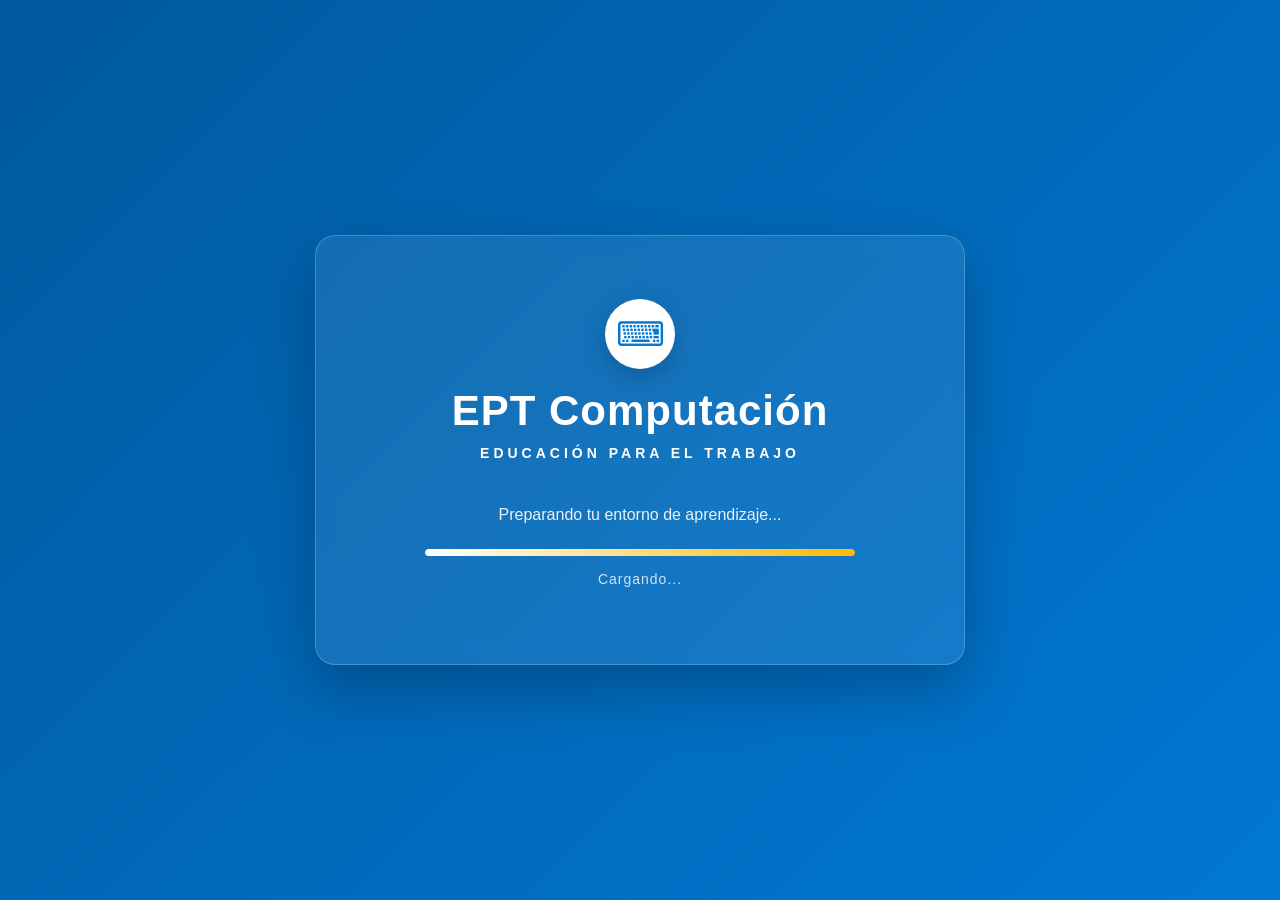
<file: index.html>
<!DOCTYPE html>
<html lang="es">

<head>
    <meta charset="UTF-8">
    <meta name="viewport" content="width=device-width, initial-scale=1.0">
    <meta http-equiv="refresh" content="4;url=inicio.html">
    <title>EPT Computación</title>

    <link rel="stylesheet" href="inicio/bienvenida.css">
</head>

<body>

    <main class="bienvenida">

        <section class="pantalla-carga">

            <div class="logo">
                <span class="icono">⌨</span>
                <h1>EPT Computación</h1>
                <p>EDUCACIÓN PARA EL TRABAJO</p>
            </div>

            <div class="mensaje">
                <p>Preparando tu entorno de aprendizaje...</p>
            </div>

            <div class="carga">
                <div class="barra"></div>
            </div>

            <p class="texto-carga">Cargando...</p>

        </section>

    </main>

</body>
</html>
</file>
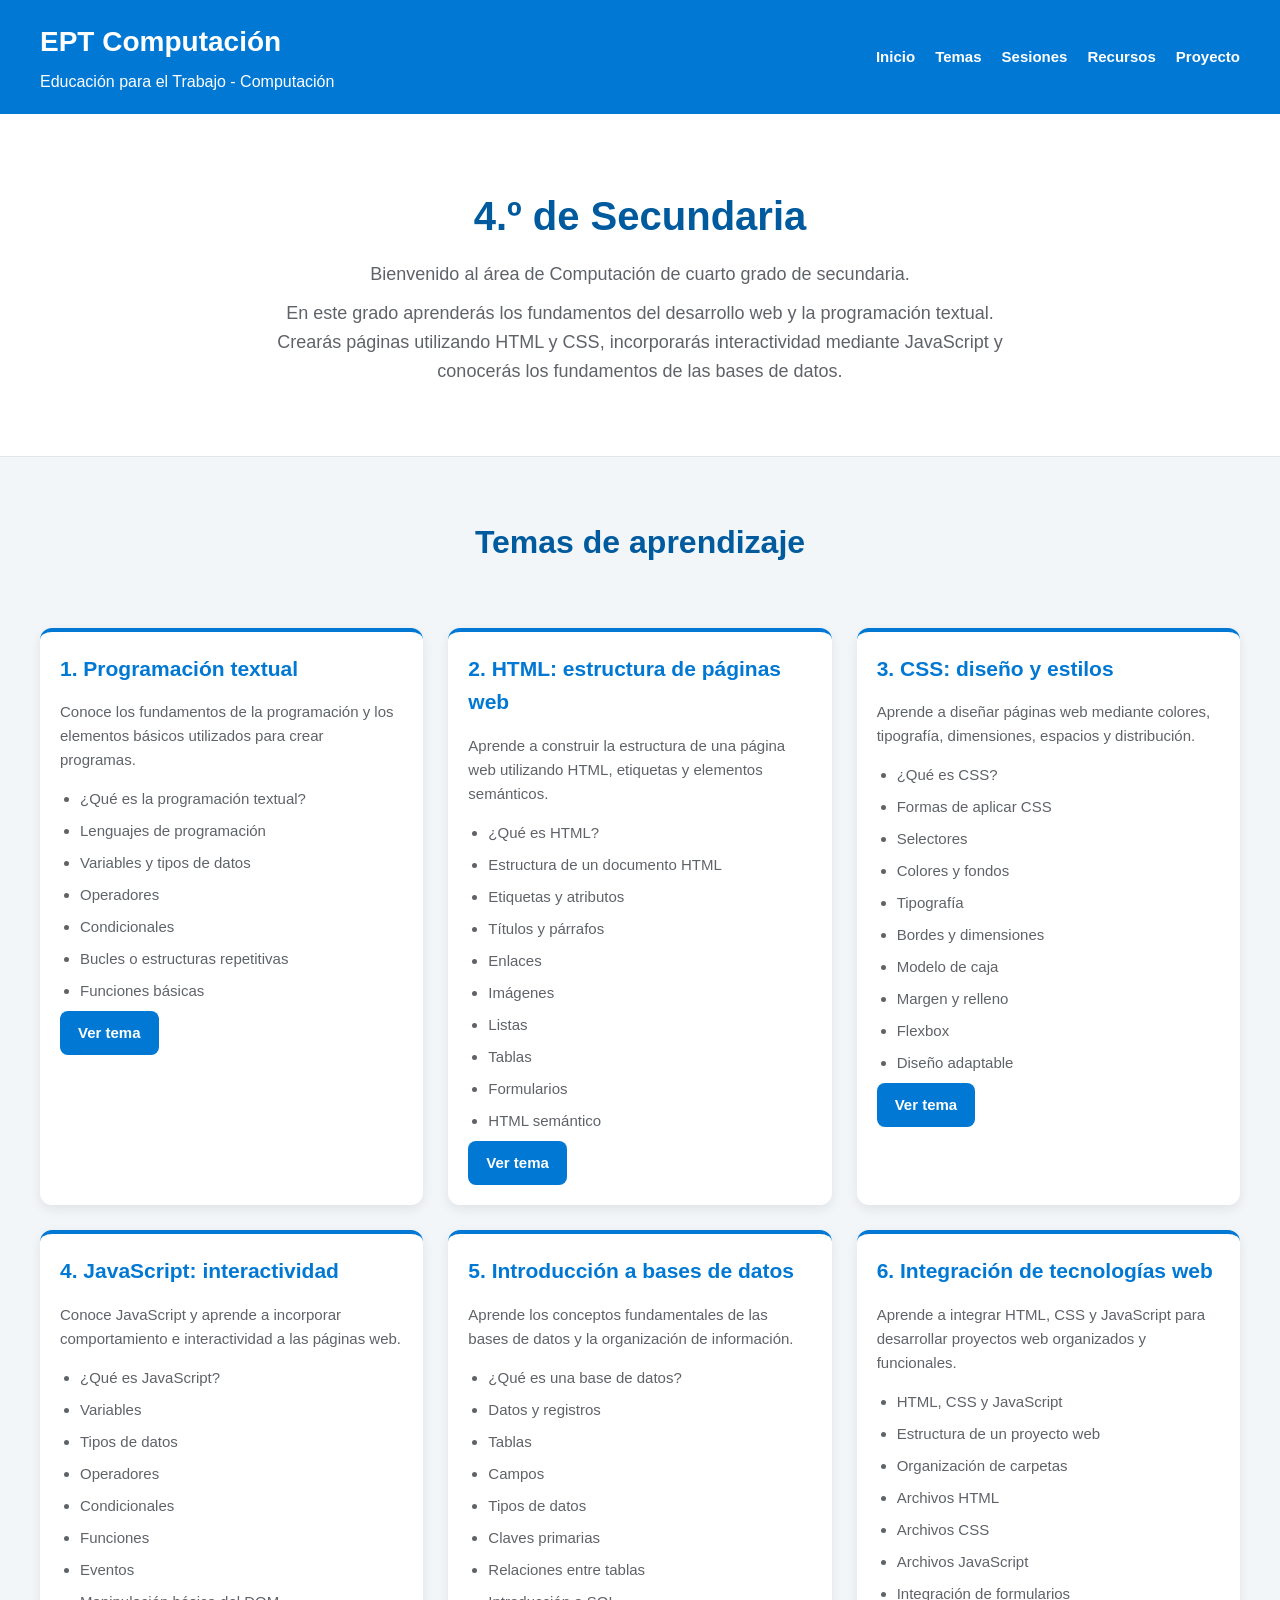
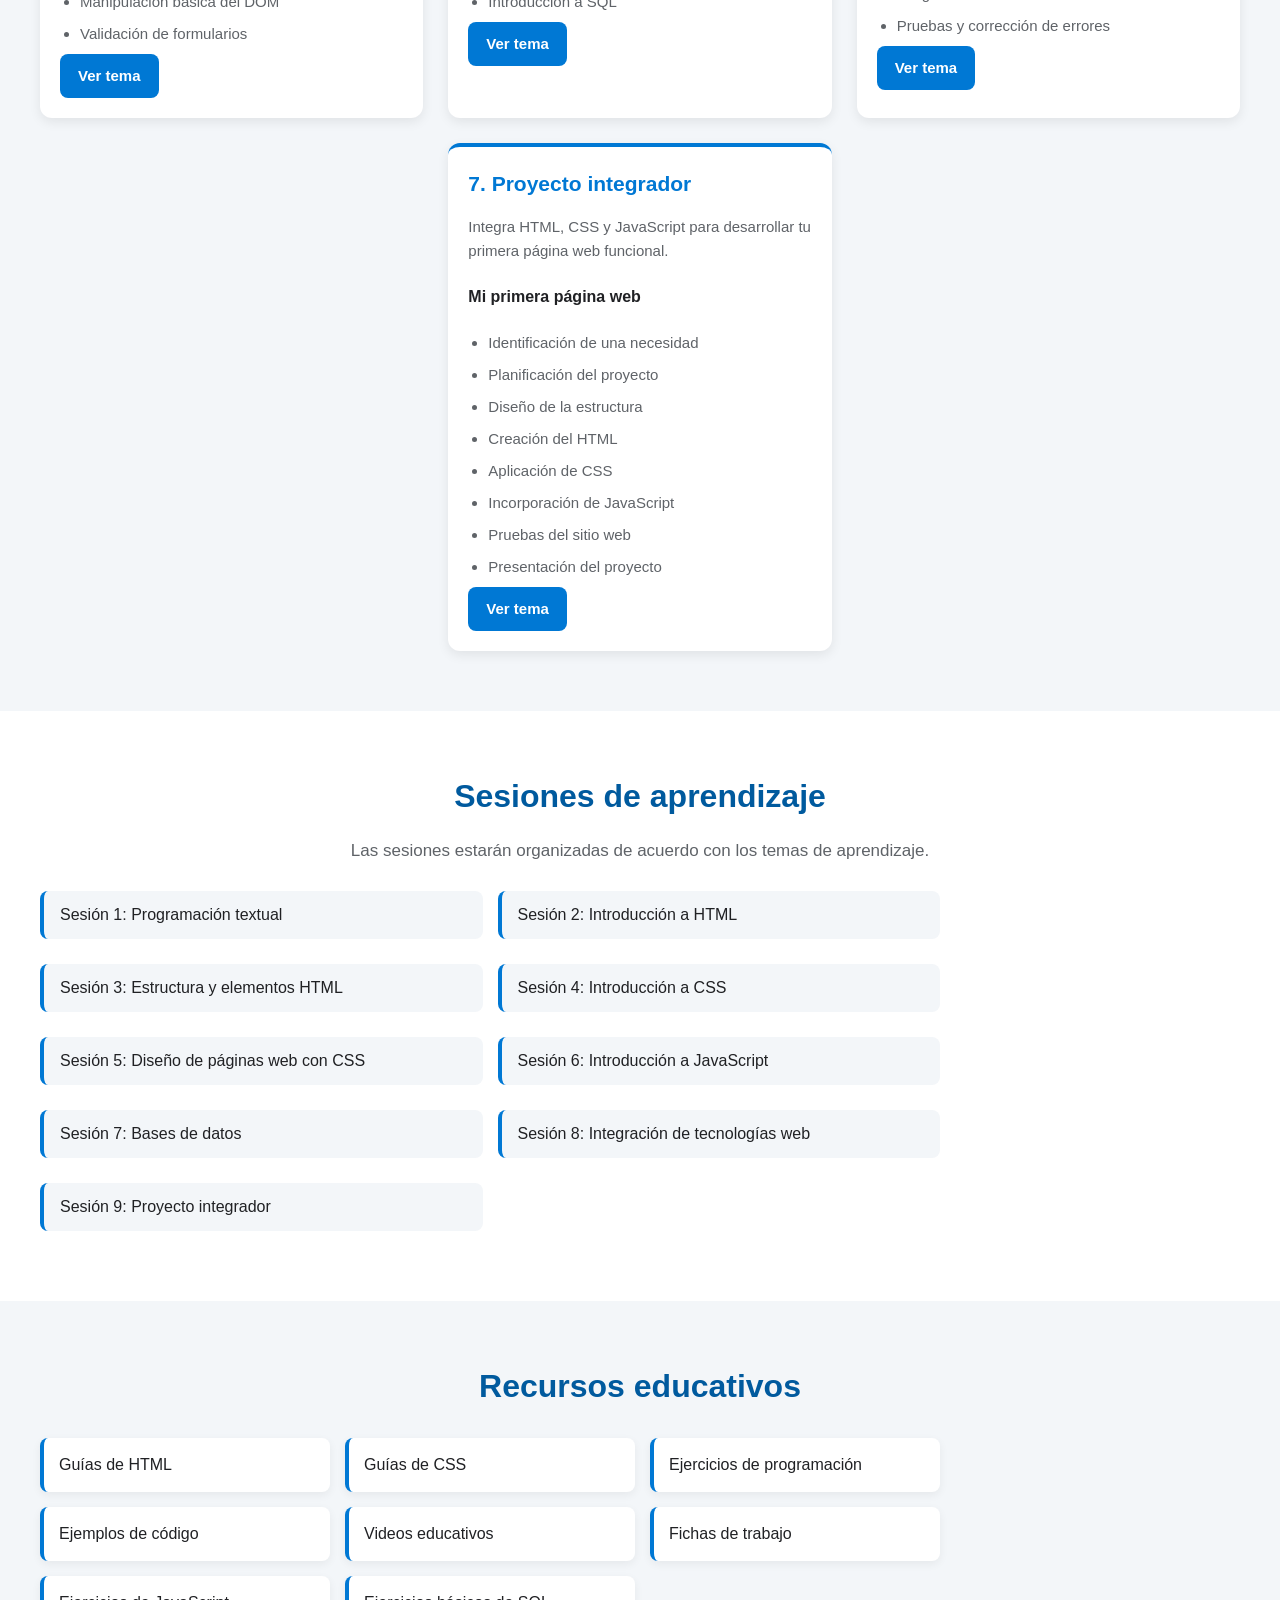
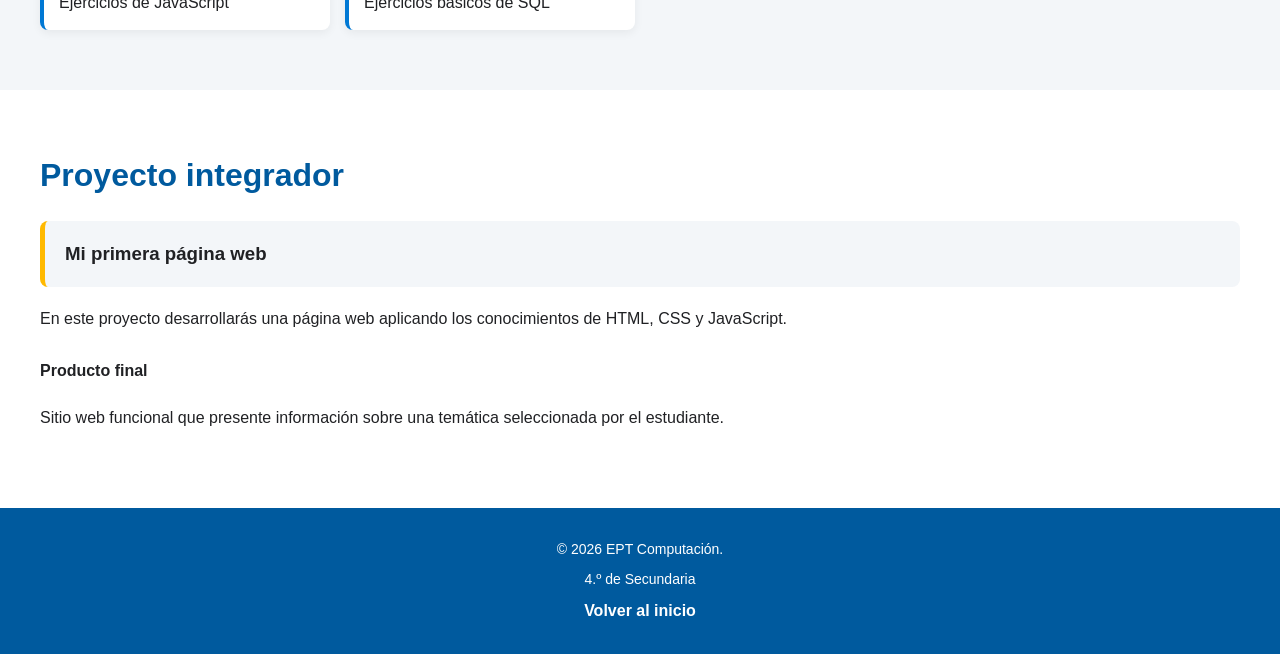
<file: grados/cuarto.html>
<!DOCTYPE html>
<html lang="es">

<head>
    <meta charset="UTF-8">
    <meta name="viewport" content="width=device-width, initial-scale=1.0">
    <title>4.º de Secundaria | EPT Computación</title>

    <link rel="stylesheet" href="../css/estilos.css">
    <link rel="stylesheet" href="../css/grados.css">
</head>

<body>

    <!-- Encabezado -->
    <header>
        <div>
            <h1>EPT Computación</h1>
            <p>Educación para el Trabajo - Computación</p>
        </div>

        <nav>
            <ul>
                <li><a href="../index.html">Inicio</a></li>
                <li><a href="#temas">Temas</a></li>
                <li><a href="#sesiones">Sesiones</a></li>
                <li><a href="#recursos">Recursos</a></li>
                <li><a href="#proyecto">Proyecto</a></li>
            </ul>
        </nav>
    </header>

    <main>

        <!-- Presentación -->
        <section>
            <h2>4.º de Secundaria</h2>

            <p>
                Bienvenido al área de Computación de cuarto grado
                de secundaria.
            </p>

            <p>
                En este grado aprenderás los fundamentos del desarrollo
                web y la programación textual. Crearás páginas utilizando
                HTML y CSS, incorporarás interactividad mediante
                JavaScript y conocerás los fundamentos de las bases de datos.
            </p>
        </section>

        <!-- Temas -->
        <section id="temas">

            <h2>Temas de aprendizaje</h2>

            <article class="tema-card">
                <h3>1. Programación textual</h3>

                <p>
                    Conoce los fundamentos de la programación y los
                    elementos básicos utilizados para crear programas.
                </p>

                <ul>
                    <li>¿Qué es la programación textual?</li>
                    <li>Lenguajes de programación</li>
                    <li>Variables y tipos de datos</li>
                    <li>Operadores</li>
                    <li>Condicionales</li>
                    <li>Bucles o estructuras repetitivas</li>
                    <li>Funciones básicas</li>
                </ul>

                <a href="#">Ver tema</a>
            </article>

            <article class="tema-card">
                <h3>2. HTML: estructura de páginas web</h3>

                <p>
                    Aprende a construir la estructura de una página web
                    utilizando HTML, etiquetas y elementos semánticos.
                </p>

                <ul>
                    <li>¿Qué es HTML?</li>
                    <li>Estructura de un documento HTML</li>
                    <li>Etiquetas y atributos</li>
                    <li>Títulos y párrafos</li>
                    <li>Enlaces</li>
                    <li>Imágenes</li>
                    <li>Listas</li>
                    <li>Tablas</li>
                    <li>Formularios</li>
                    <li>HTML semántico</li>
                </ul>

                <a href="#">Ver tema</a>
            </article>

            <article class="tema-card">
                <h3>3. CSS: diseño y estilos</h3>

                <p>
                    Aprende a diseñar páginas web mediante colores,
                    tipografía, dimensiones, espacios y distribución.
                </p>

                <ul>
                    <li>¿Qué es CSS?</li>
                    <li>Formas de aplicar CSS</li>
                    <li>Selectores</li>
                    <li>Colores y fondos</li>
                    <li>Tipografía</li>
                    <li>Bordes y dimensiones</li>
                    <li>Modelo de caja</li>
                    <li>Margen y relleno</li>
                    <li>Flexbox</li>
                    <li>Diseño adaptable</li>
                </ul>

                <a href="#">Ver tema</a>
            </article>

            <article class="tema-card">
                <h3>4. JavaScript: interactividad</h3>

                <p>
                    Conoce JavaScript y aprende a incorporar
                    comportamiento e interactividad a las páginas web.
                </p>

                <ul>
                    <li>¿Qué es JavaScript?</li>
                    <li>Variables</li>
                    <li>Tipos de datos</li>
                    <li>Operadores</li>
                    <li>Condicionales</li>
                    <li>Funciones</li>
                    <li>Eventos</li>
                    <li>Manipulación básica del DOM</li>
                    <li>Validación de formularios</li>
                </ul>

                <a href="#">Ver tema</a>
            </article>

            <article class="tema-card">
                <h3>5. Introducción a bases de datos</h3>

                <p>
                    Aprende los conceptos fundamentales de las bases
                    de datos y la organización de información.
                </p>

                <ul>
                    <li>¿Qué es una base de datos?</li>
                    <li>Datos y registros</li>
                    <li>Tablas</li>
                    <li>Campos</li>
                    <li>Tipos de datos</li>
                    <li>Claves primarias</li>
                    <li>Relaciones entre tablas</li>
                    <li>Introducción a SQL</li>
                </ul>

                <a href="#">Ver tema</a>
            </article>

            <article class="tema-card">
                <h3>6. Integración de tecnologías web</h3>

                <p>
                    Aprende a integrar HTML, CSS y JavaScript para
                    desarrollar proyectos web organizados y funcionales.
                </p>

                <ul>
                    <li>HTML, CSS y JavaScript</li>
                    <li>Estructura de un proyecto web</li>
                    <li>Organización de carpetas</li>
                    <li>Archivos HTML</li>
                    <li>Archivos CSS</li>
                    <li>Archivos JavaScript</li>
                    <li>Integración de formularios</li>
                    <li>Pruebas y corrección de errores</li>
                </ul>

                <a href="#">Ver tema</a>
            </article>

            <article class="tema-card">
                <h3>7. Proyecto integrador</h3>

                <p>
                    Integra HTML, CSS y JavaScript para desarrollar
                    tu primera página web funcional.
                </p>

                <h4>Mi primera página web</h4>

                <ul>
                    <li>Identificación de una necesidad</li>
                    <li>Planificación del proyecto</li>
                    <li>Diseño de la estructura</li>
                    <li>Creación del HTML</li>
                    <li>Aplicación de CSS</li>
                    <li>Incorporación de JavaScript</li>
                    <li>Pruebas del sitio web</li>
                    <li>Presentación del proyecto</li>
                </ul>

                <a href="#">Ver tema</a>
            </article>

        </section>

        <!-- Sesiones -->
        <section id="sesiones">

            <h2>Sesiones de aprendizaje</h2>

            <p>
                Las sesiones estarán organizadas de acuerdo con
                los temas de aprendizaje.
            </p>

            <ul>
                <li>Sesión 1: Programación textual</li>
                <li>Sesión 2: Introducción a HTML</li>
                <li>Sesión 3: Estructura y elementos HTML</li>
                <li>Sesión 4: Introducción a CSS</li>
                <li>Sesión 5: Diseño de páginas web con CSS</li>
                <li>Sesión 6: Introducción a JavaScript</li>
                <li>Sesión 7: Bases de datos</li>
                <li>Sesión 8: Integración de tecnologías web</li>
                <li>Sesión 9: Proyecto integrador</li>
            </ul>

        </section>

        <!-- Recursos -->
        <section id="recursos">

            <h2>Recursos educativos</h2>

            <ul>
                <li>Guías de HTML</li>
                <li>Guías de CSS</li>
                <li>Ejercicios de programación</li>
                <li>Ejemplos de código</li>
                <li>Videos educativos</li>
                <li>Fichas de trabajo</li>
                <li>Ejercicios de JavaScript</li>
                <li>Ejercicios básicos de SQL</li>
            </ul>

        </section>

        <!-- Proyecto -->
        <section id="proyecto">

            <h2>Proyecto integrador</h2>

            <h3>Mi primera página web</h3>

            <p>
                En este proyecto desarrollarás una página web
                aplicando los conocimientos de HTML, CSS y JavaScript.
            </p>

            <h4>Producto final</h4>

            <p>
                Sitio web funcional que presente información sobre
                una temática seleccionada por el estudiante.
            </p>

        </section>

    </main>

    <!-- Pie de página -->
    <footer>
        <p>&copy; 2026 EPT Computación.</p>
        <p>4.º de Secundaria</p>
        <a href="../index.html">Volver al inicio</a>
    </footer>

</body>
</html>
</file>
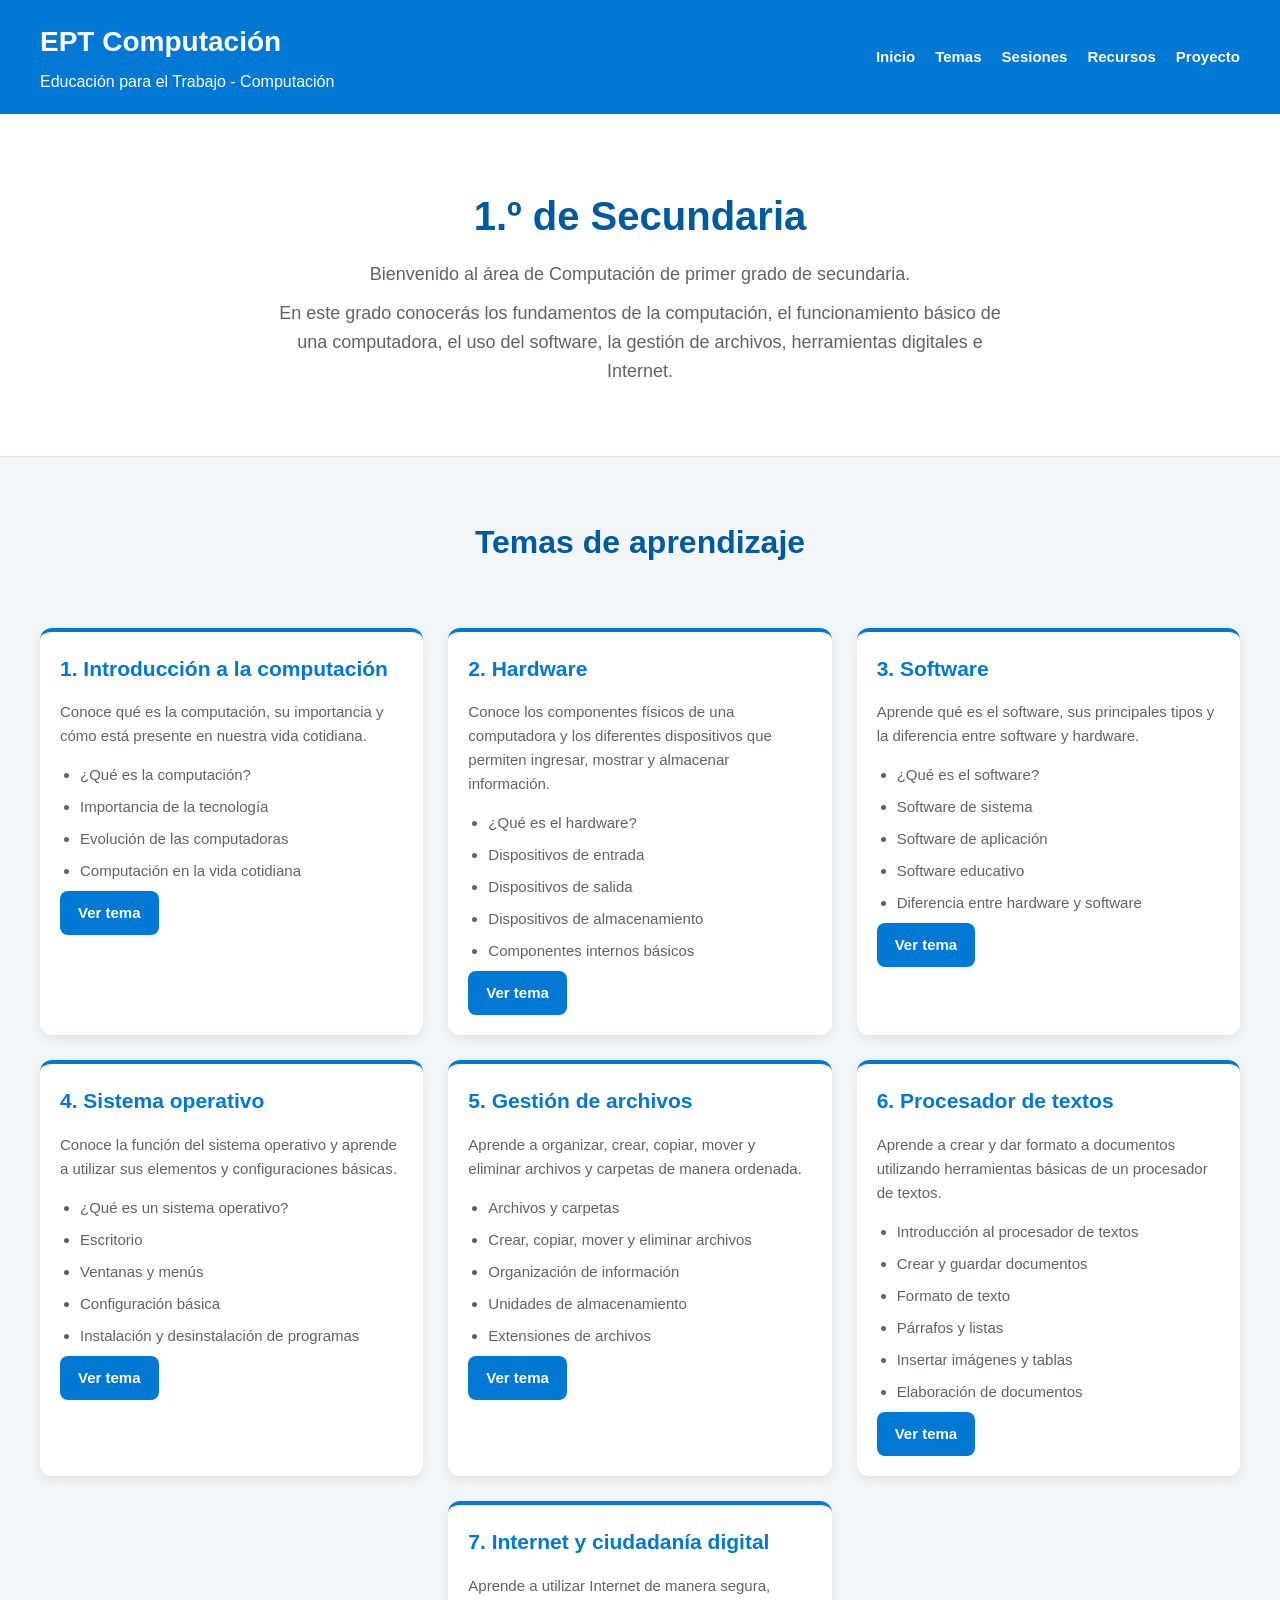
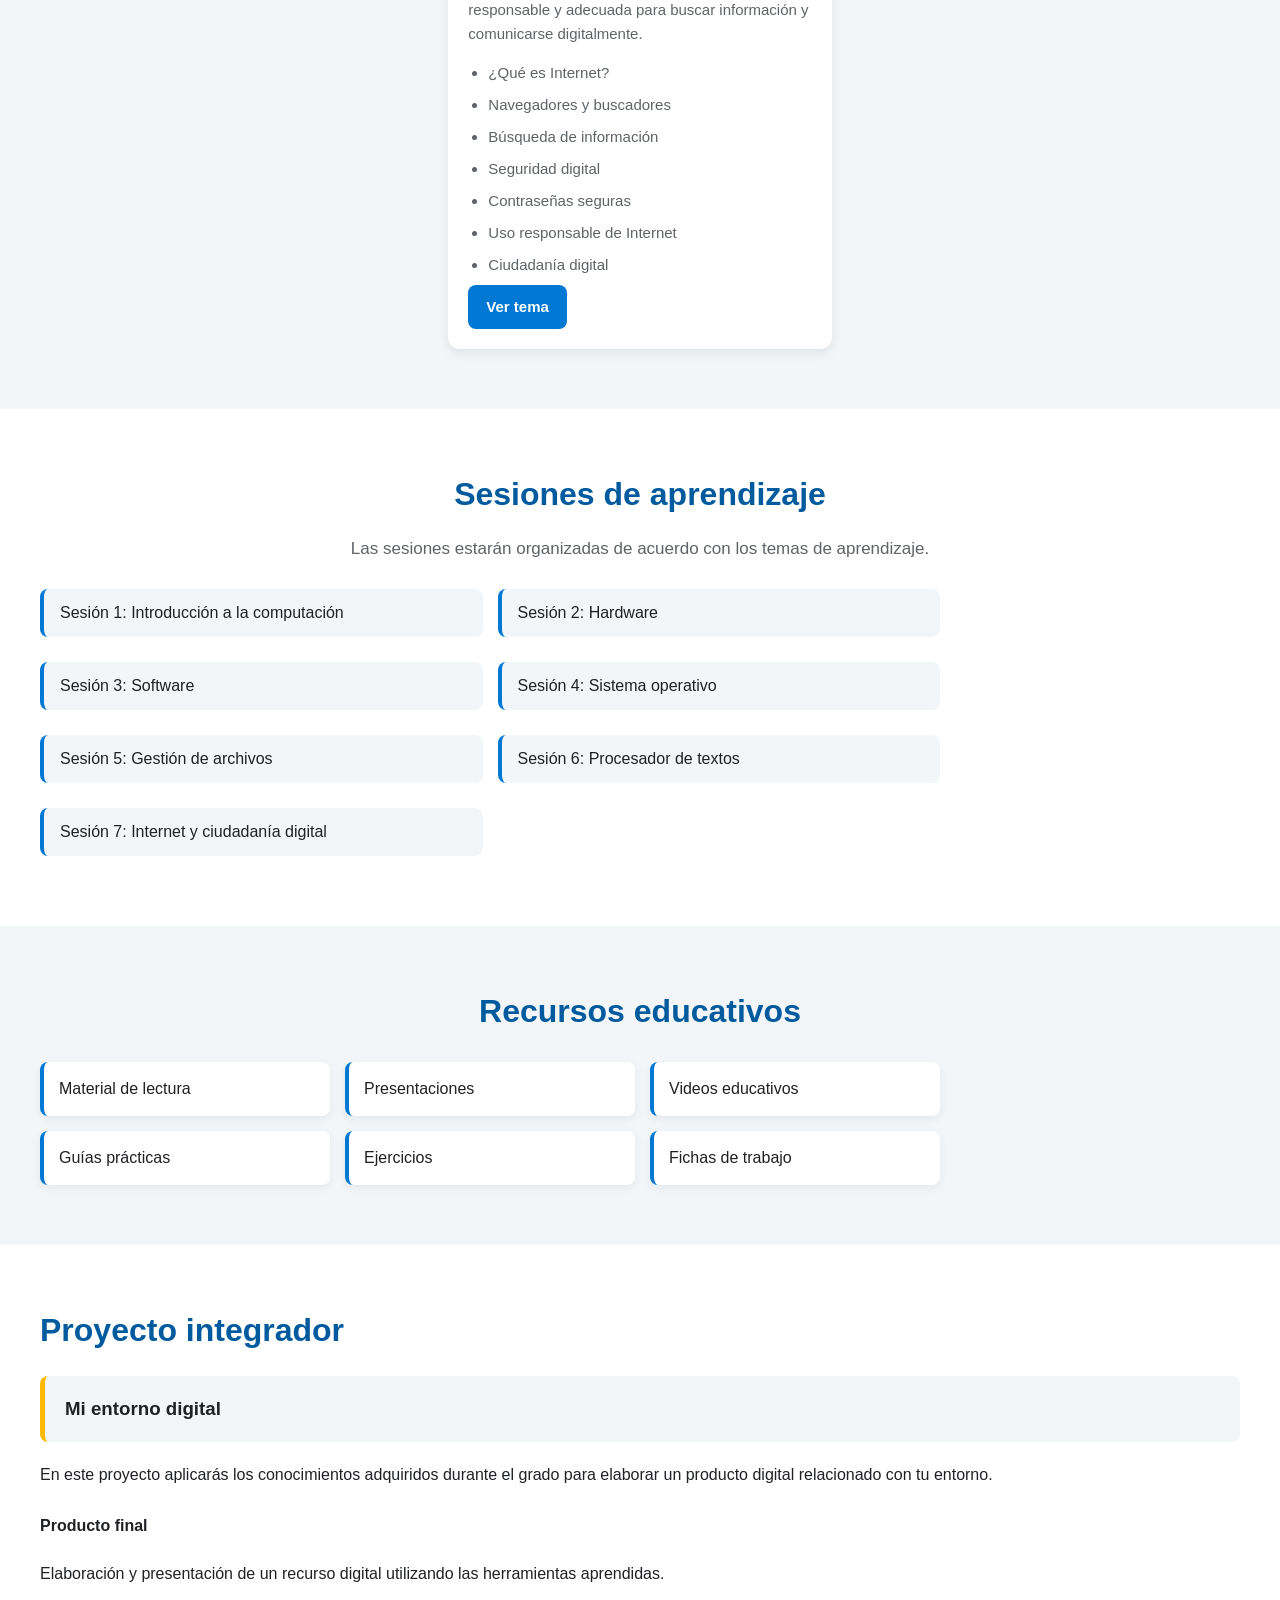
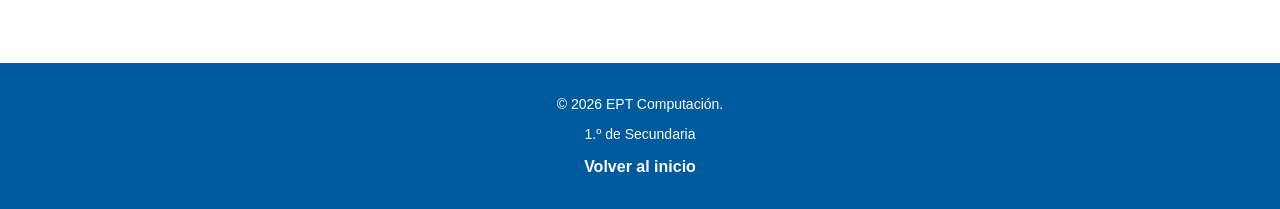
<file: grados/primero.html>
<!DOCTYPE html>
<html lang="es">

<head>
    <meta charset="UTF-8">
    <meta name="viewport" content="width=device-width, initial-scale=1.0">
    <title>1.º de Secundaria | EPT Computación</title>
    <link rel="stylesheet" href="../css/estilos.css">
    <link rel="stylesheet" href="../css/grados.css">
</head>

<body>

    <!-- =========================
         ENCABEZADO
    ========================== -->
    <header>

        <div>
            <h1>EPT Computación</h1>
            <p>Educación para el Trabajo - Computación</p>
        </div>
        <nav>
            <ul>
                <li><a href="../index.html">Inicio</a></li>
                <li><a href="#temas">Temas</a></li>
                <li><a href="#sesiones">Sesiones</a></li>
                <li><a href="#recursos">Recursos</a></li>
                <li><a href="#proyecto">Proyecto</a></li>
            </ul>
        </nav>

    </header>


    <!-- =========================
         CONTENIDO PRINCIPAL
    ========================== -->
    <main>

        <!-- PRESENTACIÓN -->
        <section>

            <h2>1.º de Secundaria</h2>

            <p>
                Bienvenido al área de Computación de primer grado
                de secundaria.
            </p>

            <p>
                En este grado conocerás los fundamentos de la
                computación, el funcionamiento básico de una
                computadora, el uso del software, la gestión
                de archivos, herramientas digitales e Internet.
            </p>

        </section>


        <!-- =========================
             TEMAS
        ========================== -->
        <section id="temas">

            <h2>Temas de aprendizaje</h2>


            <!-- BLOQUE 1 -->
            <article class="tema-card">
                <h3>1. Introducción a la computación</h3>

                <p>
                    Conoce qué es la computación, su importancia
                    y cómo está presente en nuestra vida cotidiana.
                </p>

                <ul>
                    <li>¿Qué es la computación?</li>
                    <li>Importancia de la tecnología</li>
                    <li>Evolución de las computadoras</li>
                    <li>Computación en la vida cotidiana</li>
                </ul>

                <a href="sesiones01/sesion01.html">Ver tema</a>
            </article>


            <!-- BLOQUE 2 -->
            <article class="tema-card">

                <h3>2. Hardware</h3>
                <p>
                    Conoce los componentes físicos de una computadora
                    y los diferentes dispositivos que permiten ingresar,
                    mostrar y almacenar información.
                </p>
                <ul>
                    <li>¿Qué es el hardware?</li>
                    <li>Dispositivos de entrada</li>
                    <li>Dispositivos de salida</li>
                    <li>Dispositivos de almacenamiento</li>
                    <li>Componentes internos básicos</li>
                </ul>
                
                <a href="#">Ver tema</a>

            </article>


            <!-- BLOQUE 3 -->
            <article class="tema-card">

                <h3>3. Software</h3>
                <p>
                    Aprende qué es el software, sus principales tipos
                    y la diferencia entre software y hardware.
                </p>
                <ul>
                    <li>¿Qué es el software?</li>
                    <li>Software de sistema</li>
                    <li>Software de aplicación</li>
                    <li>Software educativo</li>
                    <li>Diferencia entre hardware y software</li>
                </ul>

                <a href="#">Ver tema</a>

            </article>


            <!-- BLOQUE 4 -->
            <article class="tema-card">

                <h3>4. Sistema operativo</h3>
                <p>
                    Conoce la función del sistema operativo y aprende
                    a utilizar sus elementos y configuraciones básicas.
                </p>
                <ul>
                    <li>¿Qué es un sistema operativo?</li>
                    <li>Escritorio</li>
                    <li>Ventanas y menús</li>
                    <li>Configuración básica</li>
                    <li>Instalación y desinstalación de programas</li>
                </ul>

                <a href="#">Ver tema</a>

            </article>


            <!-- BLOQUE 5 -->
            <article class="tema-card">

                <h3>5. Gestión de archivos</h3>
                <p>
                    Aprende a organizar, crear, copiar, mover y eliminar
                    archivos y carpetas de manera ordenada.
                </p>
                <ul>
                    <li>Archivos y carpetas</li>
                    <li>Crear, copiar, mover y eliminar archivos</li>
                    <li>Organización de información</li>
                    <li>Unidades de almacenamiento</li>
                    <li>Extensiones de archivos</li>
                </ul>

                <a href="#">Ver tema</a>

            </article>


            <!-- BLOQUE 6 -->
            <article class="tema-card">

                <h3>6. Procesador de textos</h3>
                <p>
                    Aprende a crear y dar formato a documentos utilizando
                    herramientas básicas de un procesador de textos.
                </p>
                <ul>
                    <li>Introducción al procesador de textos</li>
                    <li>Crear y guardar documentos</li>
                    <li>Formato de texto</li>
                    <li>Párrafos y listas</li>
                    <li>Insertar imágenes y tablas</li>
                    <li>Elaboración de documentos</li>
                </ul>

                <a href="#">Ver tema</a>

            </article>


            <!-- BLOQUE 7 -->
            <article class="tema-card">

                <h3>7. Internet y ciudadanía digital</h3>
                <p>
                    Aprende a utilizar Internet de manera segura,
                    responsable y adecuada para buscar información
                    y comunicarse digitalmente.
                </p>
                <ul>
                    <li>¿Qué es Internet?</li>
                    <li>Navegadores y buscadores</li>
                    <li>Búsqueda de información</li>
                    <li>Seguridad digital</li>
                    <li>Contraseñas seguras</li>
                    <li>Uso responsable de Internet</li>
                    <li>Ciudadanía digital</li>
                </ul>

                <a href="#">Ver tema</a>

            </article>

        </section>


        <!-- =========================
             SESIONES
        ========================== -->
        <section id="sesiones">

            <h2>Sesiones de aprendizaje</h2>

            <p>
                Las sesiones estarán organizadas de acuerdo con
                los temas de aprendizaje.
            </p>

            <ul>
                <li>Sesión 1: Introducción a la computación</li>
                <li>Sesión 2: Hardware</li>
                <li>Sesión 3: Software</li>
                <li>Sesión 4: Sistema operativo</li>
                <li>Sesión 5: Gestión de archivos</li>
                <li>Sesión 6: Procesador de textos</li>
                <li>Sesión 7: Internet y ciudadanía digital</li>
            </ul>

        </section>


        <!-- =========================
             RECURSOS
        ========================== -->
        <section id="recursos">

            <h2>Recursos educativos</h2>

            <ul>
                <li>Material de lectura</li>
                <li>Presentaciones</li>
                <li>Videos educativos</li>
                <li>Guías prácticas</li>
                <li>Ejercicios</li>
                <li>Fichas de trabajo</li>
            </ul>

        </section>


        <!-- =========================
             PROYECTO
        ========================== -->
        <section id="proyecto">

            <h2>Proyecto integrador</h2>

            <h3>Mi entorno digital</h3>

            <p>
                En este proyecto aplicarás los conocimientos
                adquiridos durante el grado para elaborar un
                producto digital relacionado con tu entorno.
            </p>

            <h4>Producto final</h4>

            <p>
                Elaboración y presentación de un recurso digital
                utilizando las herramientas aprendidas.
            </p>

        </section>

    </main>


    <!-- =========================
         PIE DE PÁGINA
    ========================== -->
    <footer>

        <p>
            &copy; 2026 EPT Computación.
        </p>

        <p>
            1.º de Secundaria
        </p>

        <a href="../inicio/inicio.html">
            Volver al inicio
        </a>

    </footer>

</body>

</html>
</file>
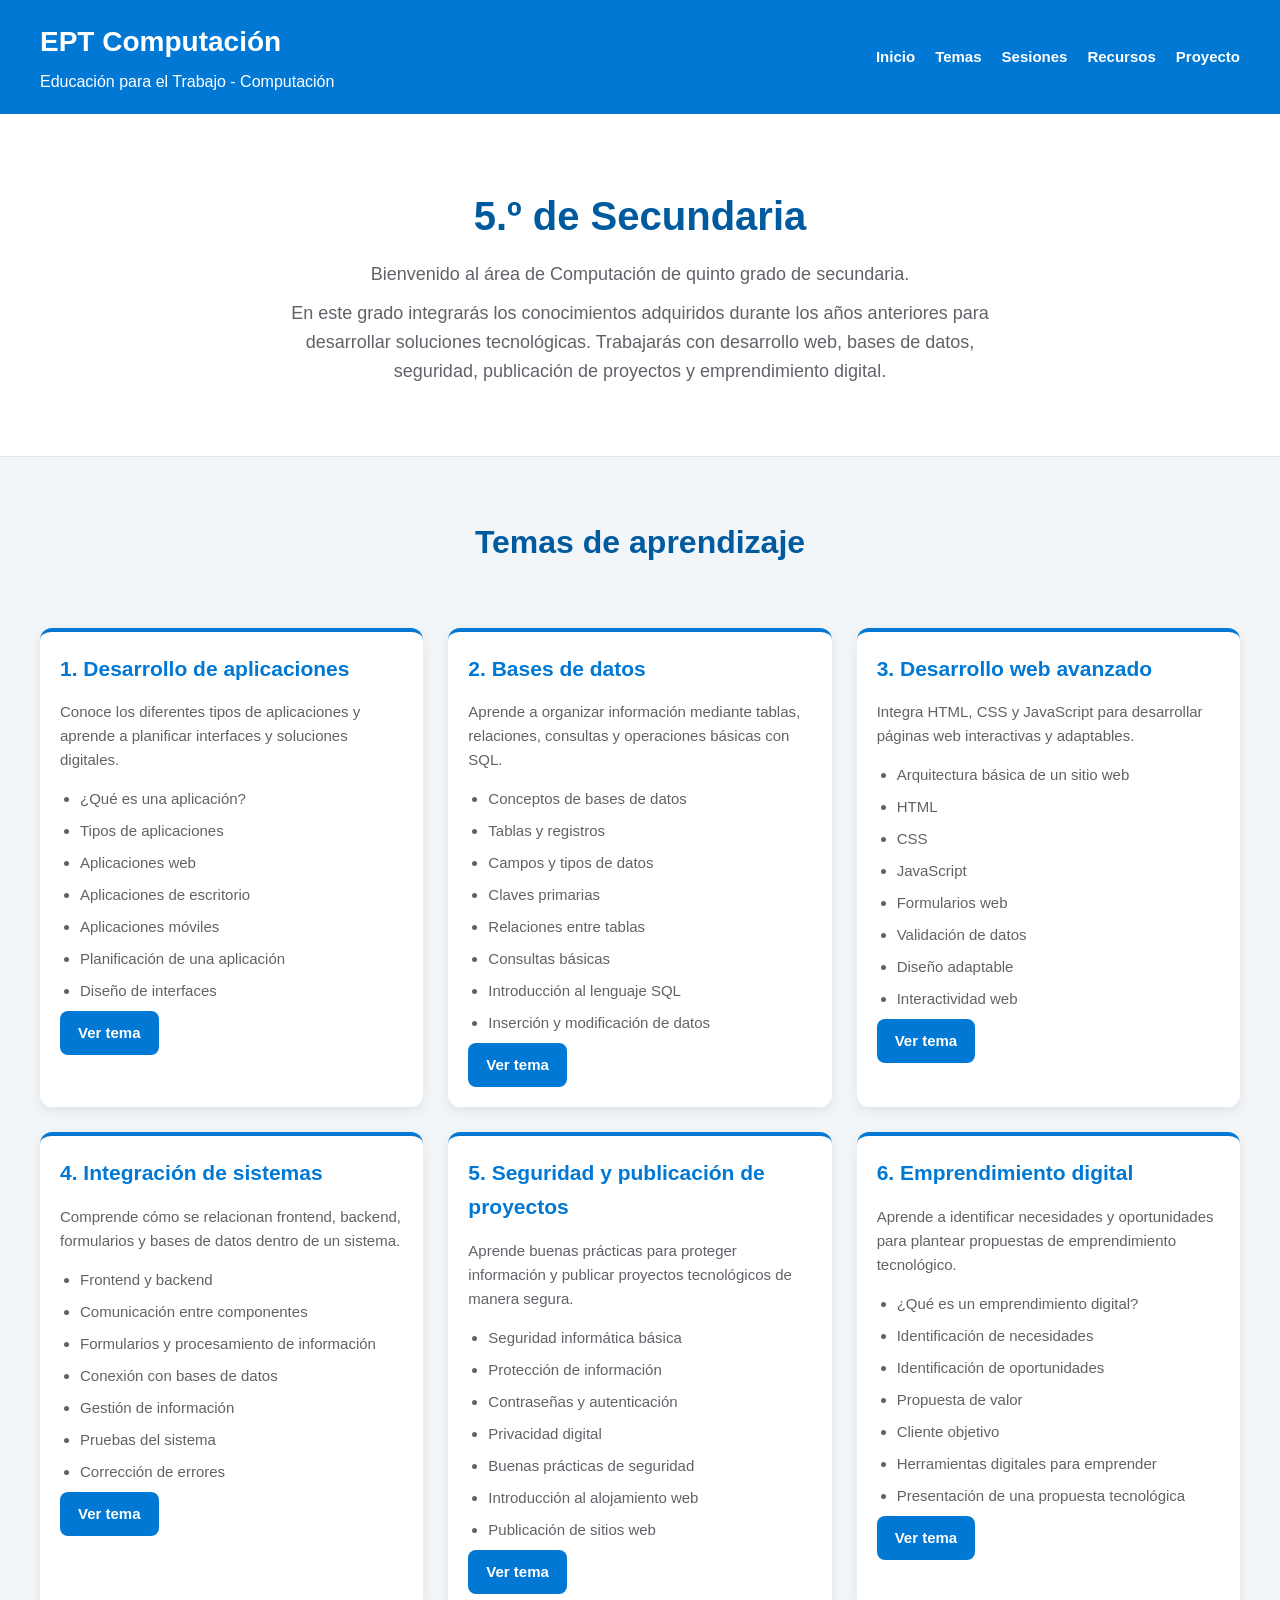
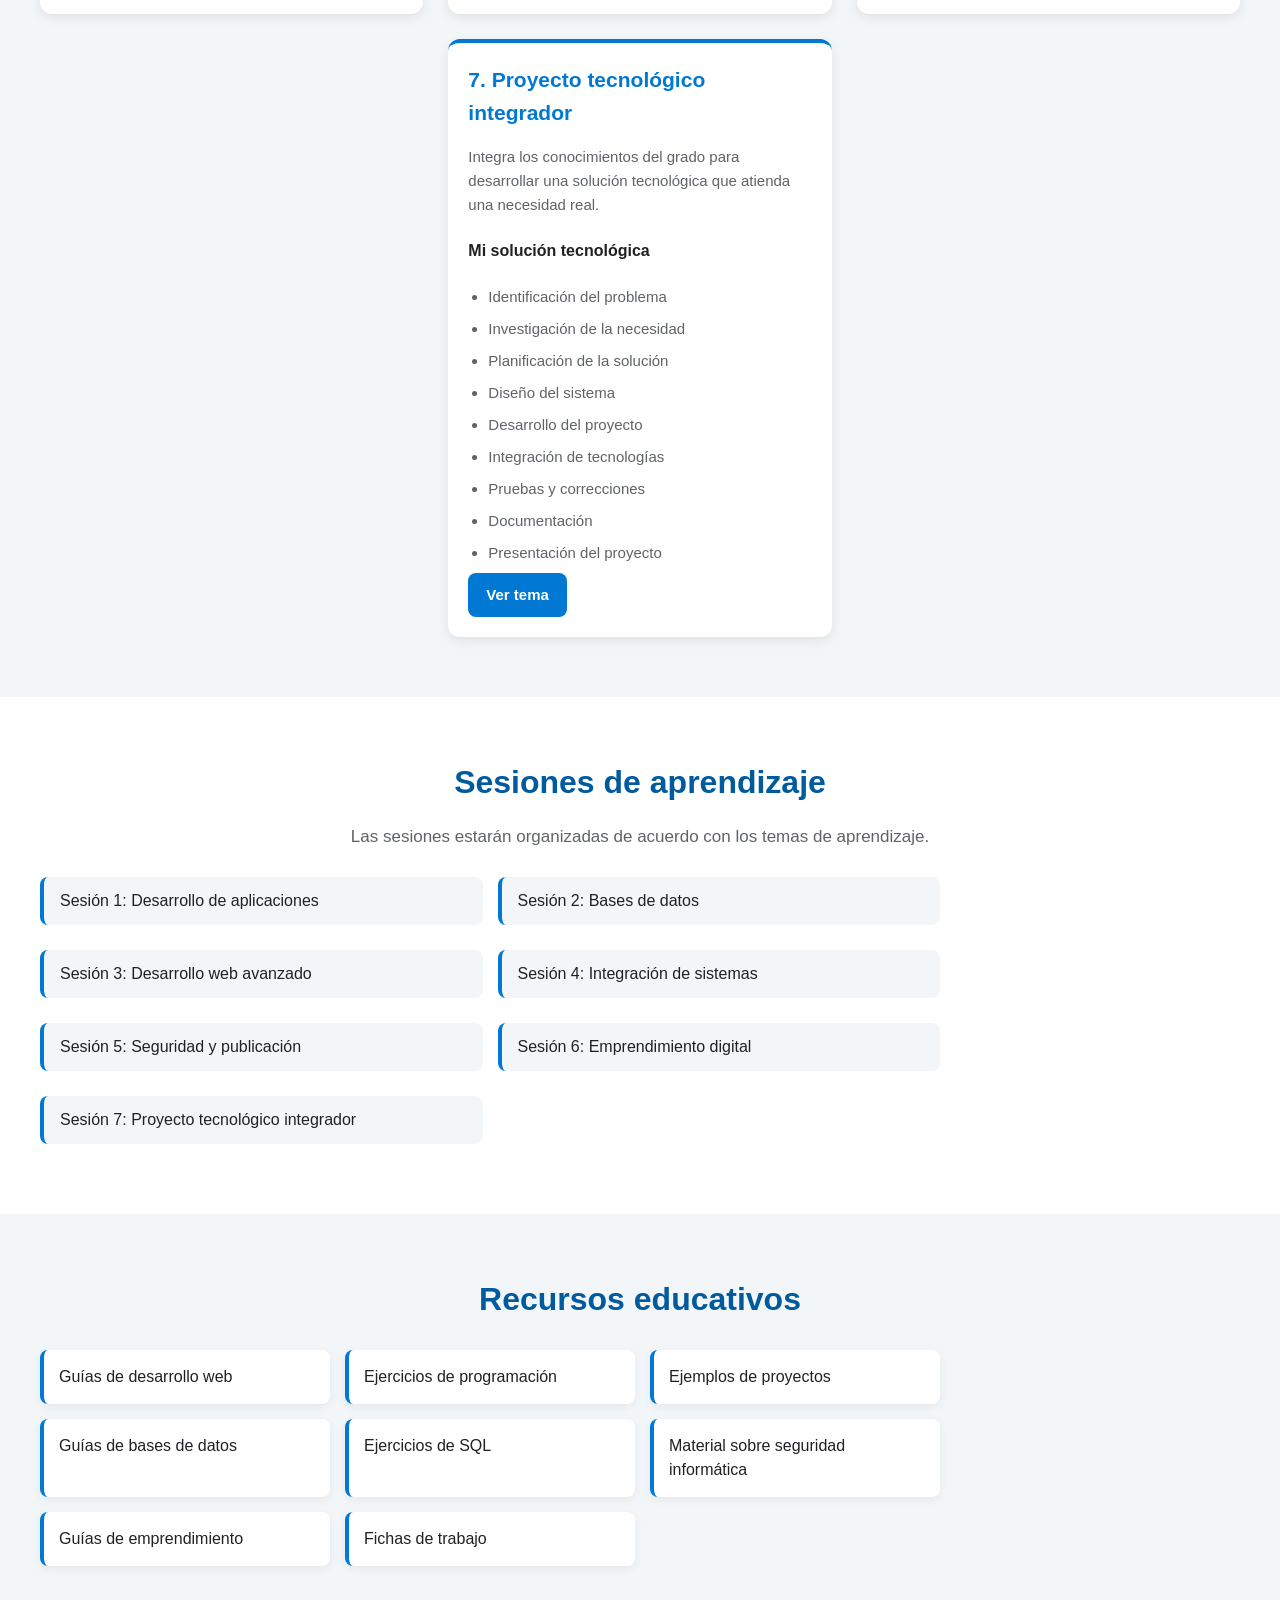
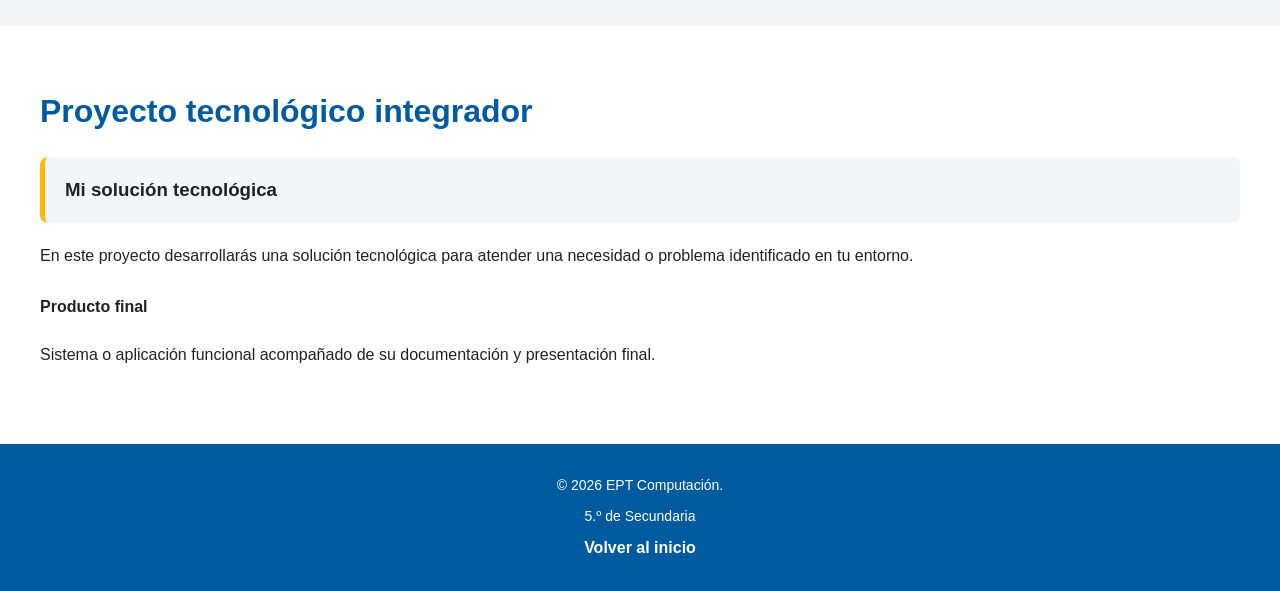
<file: grados/quinto.html>
<!DOCTYPE html>
<html lang="es">

<head>
    <meta charset="UTF-8">
    <meta name="viewport" content="width=device-width, initial-scale=1.0">
    <title>5.º de Secundaria | EPT Computación</title>

    <link rel="stylesheet" href="../css/estilos.css">
    <link rel="stylesheet" href="../css/grados.css">
</head>

<body>

    <!-- Encabezado -->
    <header>
        <div>
            <h1>EPT Computación</h1>
            <p>Educación para el Trabajo - Computación</p>
        </div>

        <nav>
            <ul>
                <li><a href="../index.html">Inicio</a></li>
                <li><a href="#temas">Temas</a></li>
                <li><a href="#sesiones">Sesiones</a></li>
                <li><a href="#recursos">Recursos</a></li>
                <li><a href="#proyecto">Proyecto</a></li>
            </ul>
        </nav>
    </header>

    <main>

        <!-- Presentación -->
        <section>
            <h2>5.º de Secundaria</h2>

            <p>
                Bienvenido al área de Computación de quinto grado
                de secundaria.
            </p>

            <p>
                En este grado integrarás los conocimientos adquiridos
                durante los años anteriores para desarrollar soluciones
                tecnológicas. Trabajarás con desarrollo web, bases de
                datos, seguridad, publicación de proyectos y
                emprendimiento digital.
            </p>
        </section>

        <!-- Temas -->
        <section id="temas">

            <h2>Temas de aprendizaje</h2>

            <article class="tema-card">
                <h3>1. Desarrollo de aplicaciones</h3>

                <p>
                    Conoce los diferentes tipos de aplicaciones y aprende
                    a planificar interfaces y soluciones digitales.
                </p>

                <ul>
                    <li>¿Qué es una aplicación?</li>
                    <li>Tipos de aplicaciones</li>
                    <li>Aplicaciones web</li>
                    <li>Aplicaciones de escritorio</li>
                    <li>Aplicaciones móviles</li>
                    <li>Planificación de una aplicación</li>
                    <li>Diseño de interfaces</li>
                </ul>

                <a href="#">Ver tema</a>
            </article>

            <article class="tema-card">
                <h3>2. Bases de datos</h3>

                <p>
                    Aprende a organizar información mediante tablas,
                    relaciones, consultas y operaciones básicas con SQL.
                </p>

                <ul>
                    <li>Conceptos de bases de datos</li>
                    <li>Tablas y registros</li>
                    <li>Campos y tipos de datos</li>
                    <li>Claves primarias</li>
                    <li>Relaciones entre tablas</li>
                    <li>Consultas básicas</li>
                    <li>Introducción al lenguaje SQL</li>
                    <li>Inserción y modificación de datos</li>
                </ul>

                <a href="#">Ver tema</a>
            </article>

            <article class="tema-card">
                <h3>3. Desarrollo web avanzado</h3>

                <p>
                    Integra HTML, CSS y JavaScript para desarrollar
                    páginas web interactivas y adaptables.
                </p>

                <ul>
                    <li>Arquitectura básica de un sitio web</li>
                    <li>HTML</li>
                    <li>CSS</li>
                    <li>JavaScript</li>
                    <li>Formularios web</li>
                    <li>Validación de datos</li>
                    <li>Diseño adaptable</li>
                    <li>Interactividad web</li>
                </ul>

                <a href="#">Ver tema</a>
            </article>

            <article class="tema-card">
                <h3>4. Integración de sistemas</h3>

                <p>
                    Comprende cómo se relacionan frontend, backend,
                    formularios y bases de datos dentro de un sistema.
                </p>

                <ul>
                    <li>Frontend y backend</li>
                    <li>Comunicación entre componentes</li>
                    <li>Formularios y procesamiento de información</li>
                    <li>Conexión con bases de datos</li>
                    <li>Gestión de información</li>
                    <li>Pruebas del sistema</li>
                    <li>Corrección de errores</li>
                </ul>

                <a href="#">Ver tema</a>
            </article>

            <article class="tema-card">
                <h3>5. Seguridad y publicación de proyectos</h3>

                <p>
                    Aprende buenas prácticas para proteger información
                    y publicar proyectos tecnológicos de manera segura.
                </p>

                <ul>
                    <li>Seguridad informática básica</li>
                    <li>Protección de información</li>
                    <li>Contraseñas y autenticación</li>
                    <li>Privacidad digital</li>
                    <li>Buenas prácticas de seguridad</li>
                    <li>Introducción al alojamiento web</li>
                    <li>Publicación de sitios web</li>
                </ul>

                <a href="#">Ver tema</a>
            </article>

            <article class="tema-card">
                <h3>6. Emprendimiento digital</h3>

                <p>
                    Aprende a identificar necesidades y oportunidades
                    para plantear propuestas de emprendimiento tecnológico.
                </p>

                <ul>
                    <li>¿Qué es un emprendimiento digital?</li>
                    <li>Identificación de necesidades</li>
                    <li>Identificación de oportunidades</li>
                    <li>Propuesta de valor</li>
                    <li>Cliente objetivo</li>
                    <li>Herramientas digitales para emprender</li>
                    <li>Presentación de una propuesta tecnológica</li>
                </ul>

                <a href="#">Ver tema</a>
            </article>

            <article class="tema-card">
                <h3>7. Proyecto tecnológico integrador</h3>

                <p>
                    Integra los conocimientos del grado para desarrollar
                    una solución tecnológica que atienda una necesidad real.
                </p>

                <h4>Mi solución tecnológica</h4>

                <ul>
                    <li>Identificación del problema</li>
                    <li>Investigación de la necesidad</li>
                    <li>Planificación de la solución</li>
                    <li>Diseño del sistema</li>
                    <li>Desarrollo del proyecto</li>
                    <li>Integración de tecnologías</li>
                    <li>Pruebas y correcciones</li>
                    <li>Documentación</li>
                    <li>Presentación del proyecto</li>
                </ul>

                <a href="#">Ver tema</a>
            </article>

        </section>

        <!-- Sesiones -->
        <section id="sesiones">

            <h2>Sesiones de aprendizaje</h2>

            <p>
                Las sesiones estarán organizadas de acuerdo con
                los temas de aprendizaje.
            </p>

            <ul>
                <li>Sesión 1: Desarrollo de aplicaciones</li>
                <li>Sesión 2: Bases de datos</li>
                <li>Sesión 3: Desarrollo web avanzado</li>
                <li>Sesión 4: Integración de sistemas</li>
                <li>Sesión 5: Seguridad y publicación</li>
                <li>Sesión 6: Emprendimiento digital</li>
                <li>Sesión 7: Proyecto tecnológico integrador</li>
            </ul>

        </section>

        <!-- Recursos -->
        <section id="recursos">

            <h2>Recursos educativos</h2>

            <ul>
                <li>Guías de desarrollo web</li>
                <li>Ejercicios de programación</li>
                <li>Ejemplos de proyectos</li>
                <li>Guías de bases de datos</li>
                <li>Ejercicios de SQL</li>
                <li>Material sobre seguridad informática</li>
                <li>Guías de emprendimiento</li>
                <li>Fichas de trabajo</li>
            </ul>

        </section>

        <!-- Proyecto -->
        <section id="proyecto">

            <h2>Proyecto tecnológico integrador</h2>

            <h3>Mi solución tecnológica</h3>

            <p>
                En este proyecto desarrollarás una solución tecnológica
                para atender una necesidad o problema identificado en
                tu entorno.
            </p>

            <h4>Producto final</h4>

            <p>
                Sistema o aplicación funcional acompañado de su
                documentación y presentación final.
            </p>

        </section>

    </main>

    <!-- Pie de página -->
    <footer>
        <p>&copy; 2026 EPT Computación.</p>
        <p>5.º de Secundaria</p>
        <a href="../index.html">Volver al inicio</a>
    </footer>

</body>
</html>
</file>
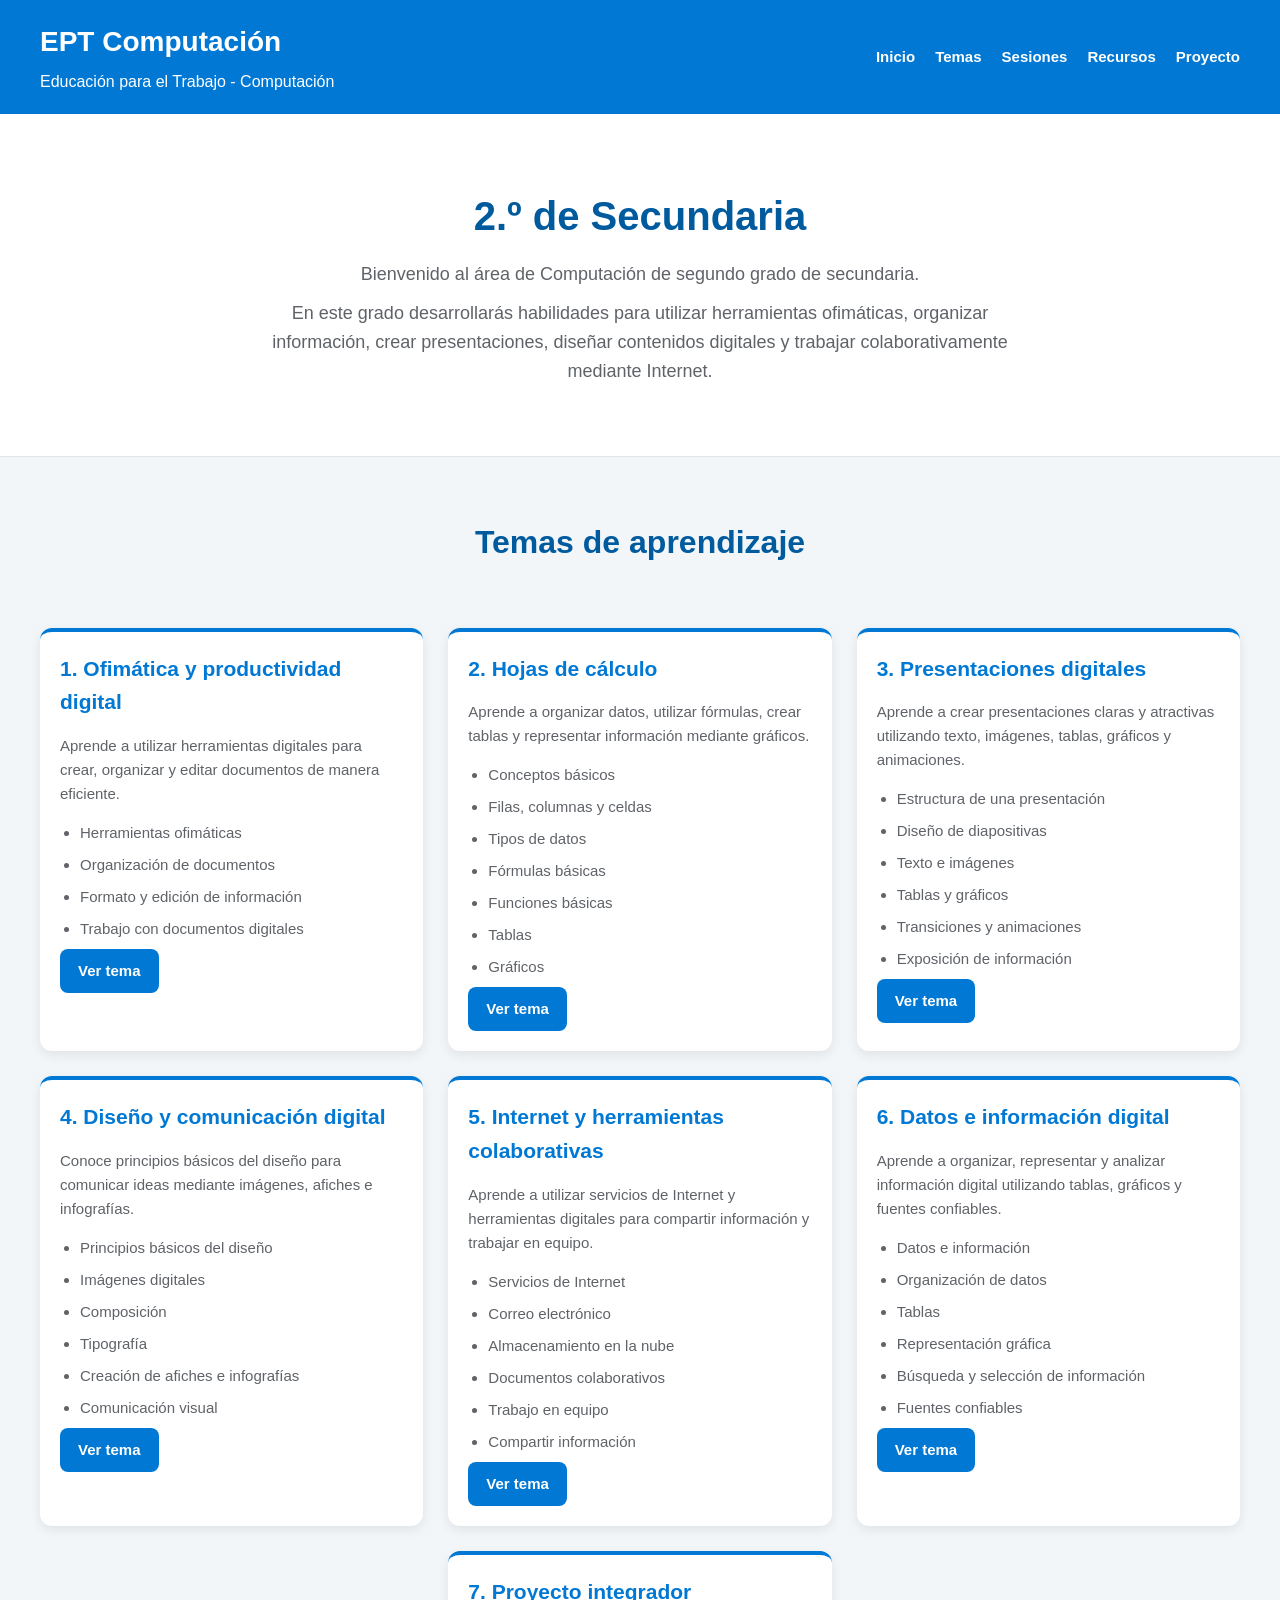
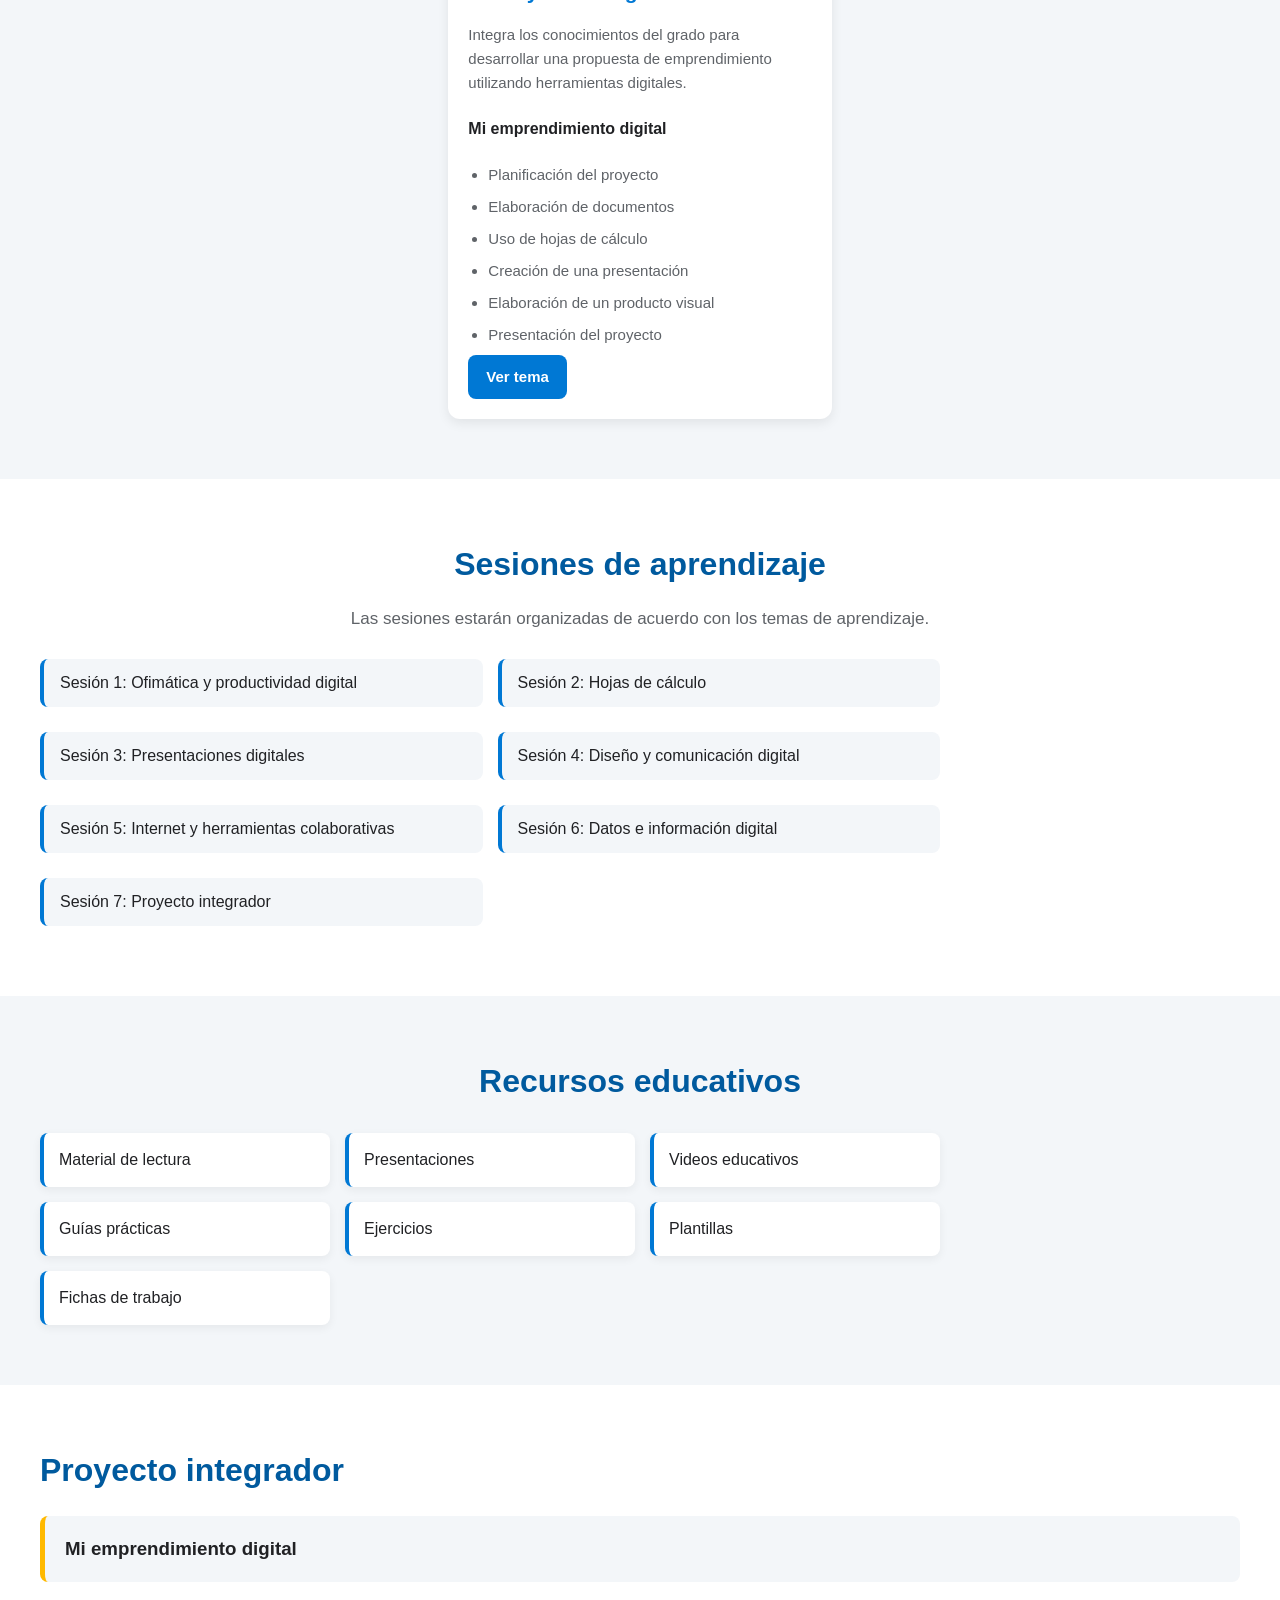
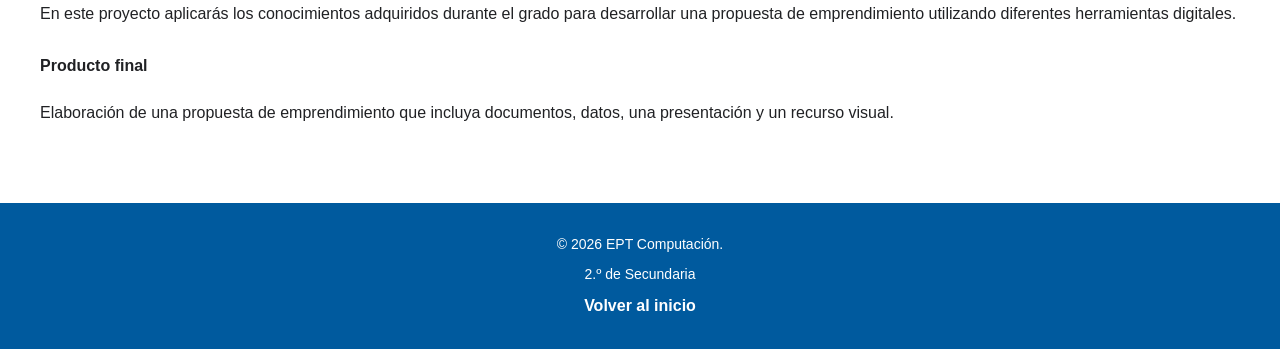
<file: grados/segundo.html>
<!DOCTYPE html>
<html lang="es">

<head>
    <meta charset="UTF-8">
    <meta name="viewport" content="width=device-width, initial-scale=1.0">
    <title>2.º de Secundaria | EPT Computación</title>

    <link rel="stylesheet" href="../css/estilos.css">
    <link rel="stylesheet" href="../css/grados.css">
</head>

<body>

    <!-- Encabezado -->
    <header>
        <div>
            <h1>EPT Computación</h1>
            <p>Educación para el Trabajo - Computación</p>
        </div>

        <nav>
            <ul>
                <li><a href="../index.html">Inicio</a></li>
                <li><a href="#temas">Temas</a></li>
                <li><a href="#sesiones">Sesiones</a></li>
                <li><a href="#recursos">Recursos</a></li>
                <li><a href="#proyecto">Proyecto</a></li>
            </ul>
        </nav>
    </header>

    <main>

        <!-- Presentación -->
        <section>
            <h2>2.º de Secundaria</h2>

            <p>
                Bienvenido al área de Computación de segundo grado
                de secundaria.
            </p>

            <p>
                En este grado desarrollarás habilidades para utilizar
                herramientas ofimáticas, organizar información,
                crear presentaciones, diseñar contenidos digitales
                y trabajar colaborativamente mediante Internet.
            </p>
        </section>

        <!-- Temas -->
        <section id="temas">

            <h2>Temas de aprendizaje</h2>

            <article class="tema-card">
                <h3>1. Ofimática y productividad digital</h3>

                <p>
                    Aprende a utilizar herramientas digitales para
                    crear, organizar y editar documentos de manera eficiente.
                </p>

                <ul>
                    <li>Herramientas ofimáticas</li>
                    <li>Organización de documentos</li>
                    <li>Formato y edición de información</li>
                    <li>Trabajo con documentos digitales</li>
                </ul>

                <a href="#">Ver tema</a>
            </article>

            <article class="tema-card">
                <h3>2. Hojas de cálculo</h3>

                <p>
                    Aprende a organizar datos, utilizar fórmulas,
                    crear tablas y representar información mediante gráficos.
                </p>

                <ul>
                    <li>Conceptos básicos</li>
                    <li>Filas, columnas y celdas</li>
                    <li>Tipos de datos</li>
                    <li>Fórmulas básicas</li>
                    <li>Funciones básicas</li>
                    <li>Tablas</li>
                    <li>Gráficos</li>
                </ul>

                <a href="#">Ver tema</a>
            </article>

            <article class="tema-card">
                <h3>3. Presentaciones digitales</h3>

                <p>
                    Aprende a crear presentaciones claras y atractivas
                    utilizando texto, imágenes, tablas, gráficos y animaciones.
                </p>

                <ul>
                    <li>Estructura de una presentación</li>
                    <li>Diseño de diapositivas</li>
                    <li>Texto e imágenes</li>
                    <li>Tablas y gráficos</li>
                    <li>Transiciones y animaciones</li>
                    <li>Exposición de información</li>
                </ul>

                <a href="#">Ver tema</a>
            </article>

            <article class="tema-card">
                <h3>4. Diseño y comunicación digital</h3>

                <p>
                    Conoce principios básicos del diseño para comunicar
                    ideas mediante imágenes, afiches e infografías.
                </p>

                <ul>
                    <li>Principios básicos del diseño</li>
                    <li>Imágenes digitales</li>
                    <li>Composición</li>
                    <li>Tipografía</li>
                    <li>Creación de afiches e infografías</li>
                    <li>Comunicación visual</li>
                </ul>

                <a href="#">Ver tema</a>
            </article>

            <article class="tema-card">
                <h3>5. Internet y herramientas colaborativas</h3>

                <p>
                    Aprende a utilizar servicios de Internet y herramientas
                    digitales para compartir información y trabajar en equipo.
                </p>

                <ul>
                    <li>Servicios de Internet</li>
                    <li>Correo electrónico</li>
                    <li>Almacenamiento en la nube</li>
                    <li>Documentos colaborativos</li>
                    <li>Trabajo en equipo</li>
                    <li>Compartir información</li>
                </ul>

                <a href="#">Ver tema</a>
            </article>

            <article class="tema-card">
                <h3>6. Datos e información digital</h3>

                <p>
                    Aprende a organizar, representar y analizar información
                    digital utilizando tablas, gráficos y fuentes confiables.
                </p>

                <ul>
                    <li>Datos e información</li>
                    <li>Organización de datos</li>
                    <li>Tablas</li>
                    <li>Representación gráfica</li>
                    <li>Búsqueda y selección de información</li>
                    <li>Fuentes confiables</li>
                </ul>

                <a href="#">Ver tema</a>
            </article>

            <article class="tema-card">
                <h3>7. Proyecto integrador</h3>

                <p>
                    Integra los conocimientos del grado para desarrollar
                    una propuesta de emprendimiento utilizando herramientas digitales.
                </p>

                <h4>Mi emprendimiento digital</h4>

                <ul>
                    <li>Planificación del proyecto</li>
                    <li>Elaboración de documentos</li>
                    <li>Uso de hojas de cálculo</li>
                    <li>Creación de una presentación</li>
                    <li>Elaboración de un producto visual</li>
                    <li>Presentación del proyecto</li>
                </ul>

                <a href="#">Ver tema</a>
            </article>

        </section>

        <!-- Sesiones -->
        <section id="sesiones">

            <h2>Sesiones de aprendizaje</h2>

            <p>
                Las sesiones estarán organizadas de acuerdo con
                los temas de aprendizaje.
            </p>

            <ul>
                <li>Sesión 1: Ofimática y productividad digital</li>
                <li>Sesión 2: Hojas de cálculo</li>
                <li>Sesión 3: Presentaciones digitales</li>
                <li>Sesión 4: Diseño y comunicación digital</li>
                <li>Sesión 5: Internet y herramientas colaborativas</li>
                <li>Sesión 6: Datos e información digital</li>
                <li>Sesión 7: Proyecto integrador</li>
            </ul>

        </section>

        <!-- Recursos -->
        <section id="recursos">

            <h2>Recursos educativos</h2>

            <ul>
                <li>Material de lectura</li>
                <li>Presentaciones</li>
                <li>Videos educativos</li>
                <li>Guías prácticas</li>
                <li>Ejercicios</li>
                <li>Plantillas</li>
                <li>Fichas de trabajo</li>
            </ul>

        </section>

        <!-- Proyecto -->
        <section id="proyecto">

            <h2>Proyecto integrador</h2>

            <h3>Mi emprendimiento digital</h3>

            <p>
                En este proyecto aplicarás los conocimientos adquiridos
                durante el grado para desarrollar una propuesta de
                emprendimiento utilizando diferentes herramientas digitales.
            </p>

            <h4>Producto final</h4>

            <p>
                Elaboración de una propuesta de emprendimiento que
                incluya documentos, datos, una presentación y un
                recurso visual.
            </p>

        </section>

    </main>

    <!-- Pie de página -->
    <footer>
        <p>&copy; 2026 EPT Computación.</p>
        <p>2.º de Secundaria</p>
        <a href="../index.html">Volver al inicio</a>
    </footer>

</body>
</html>
</file>
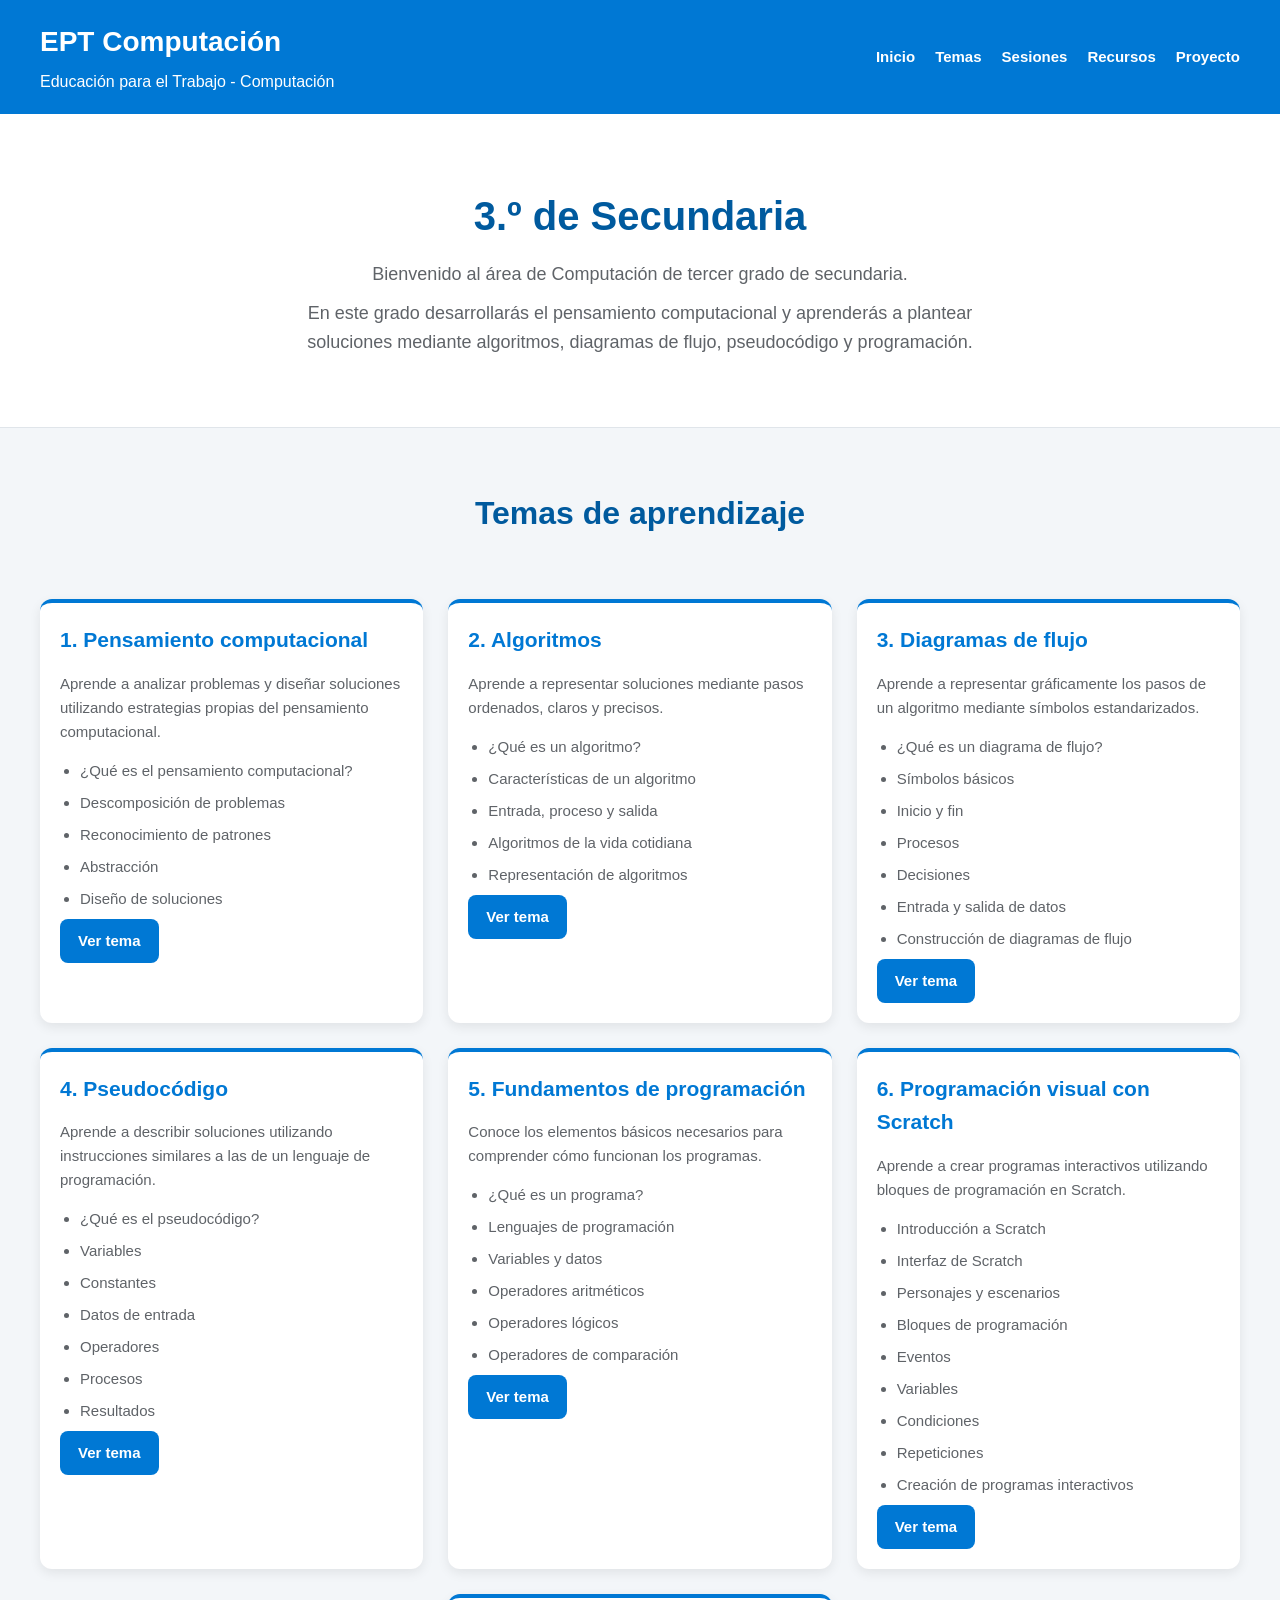
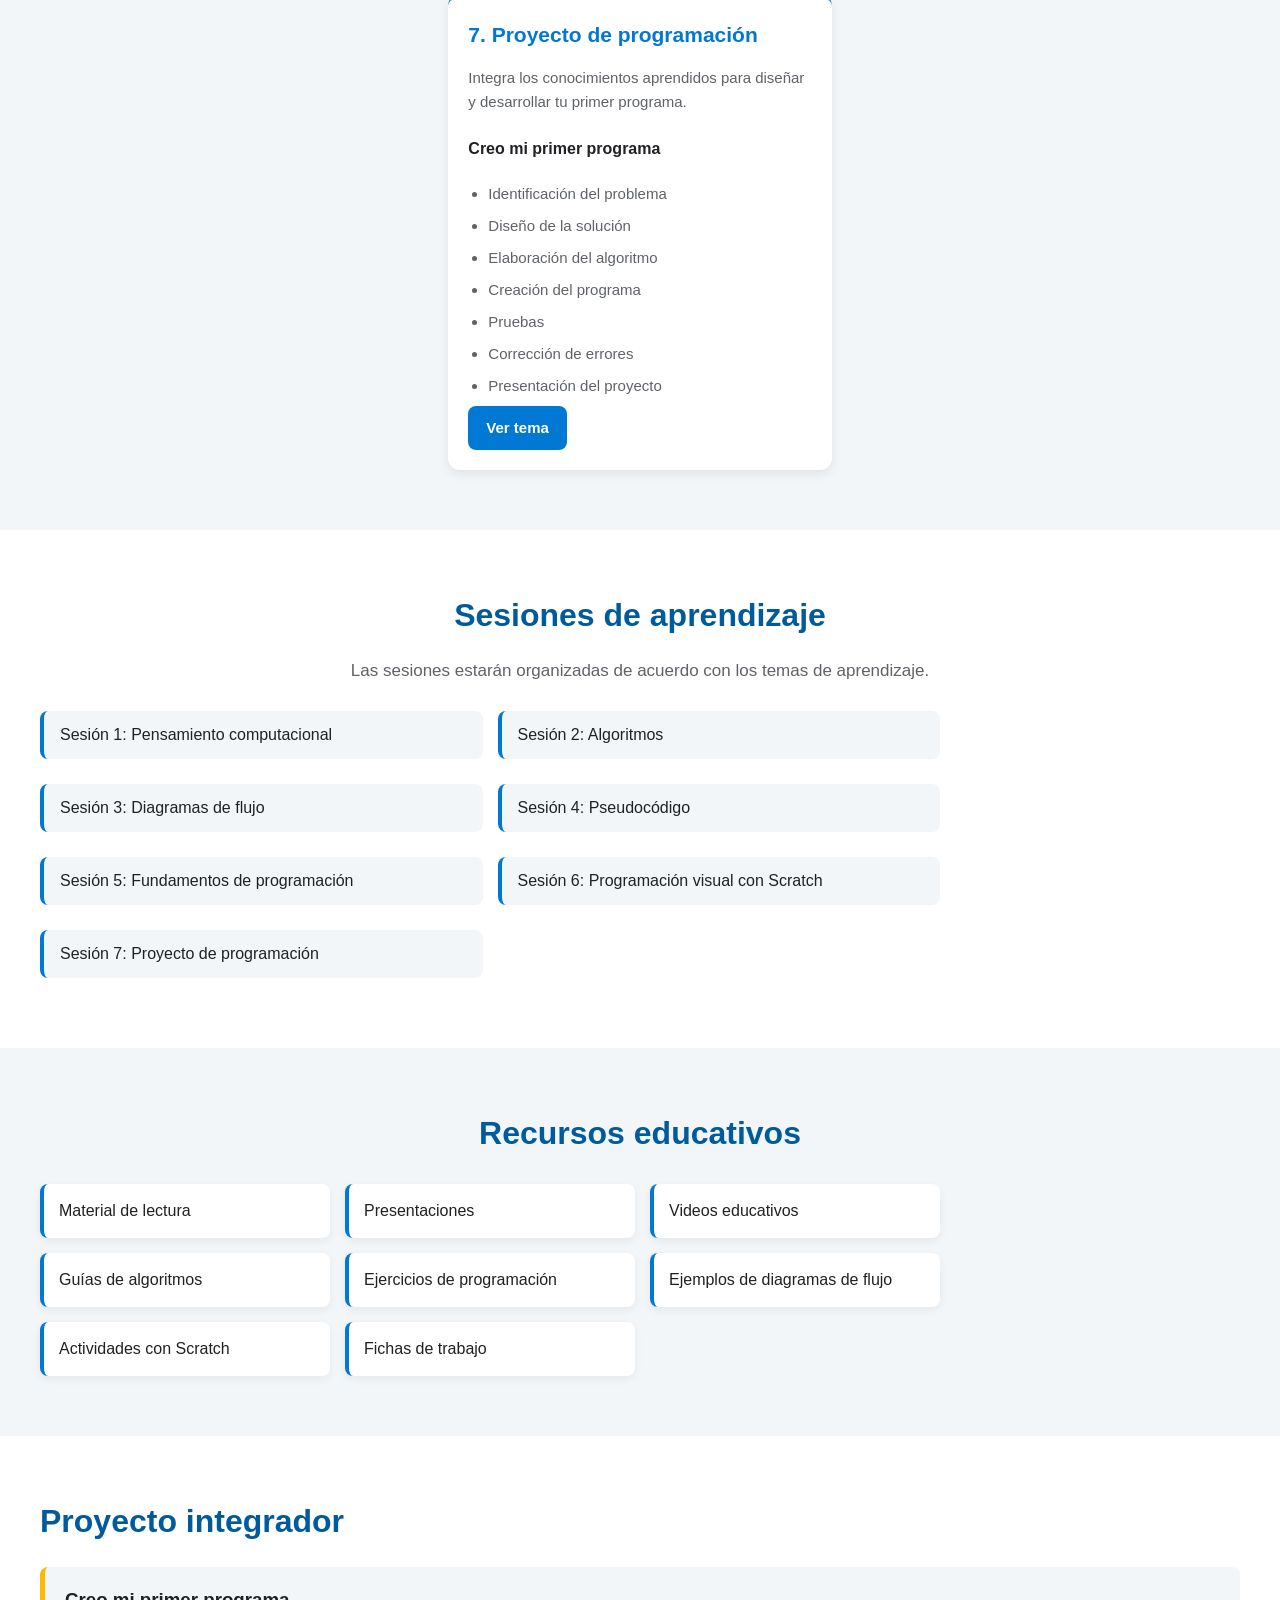
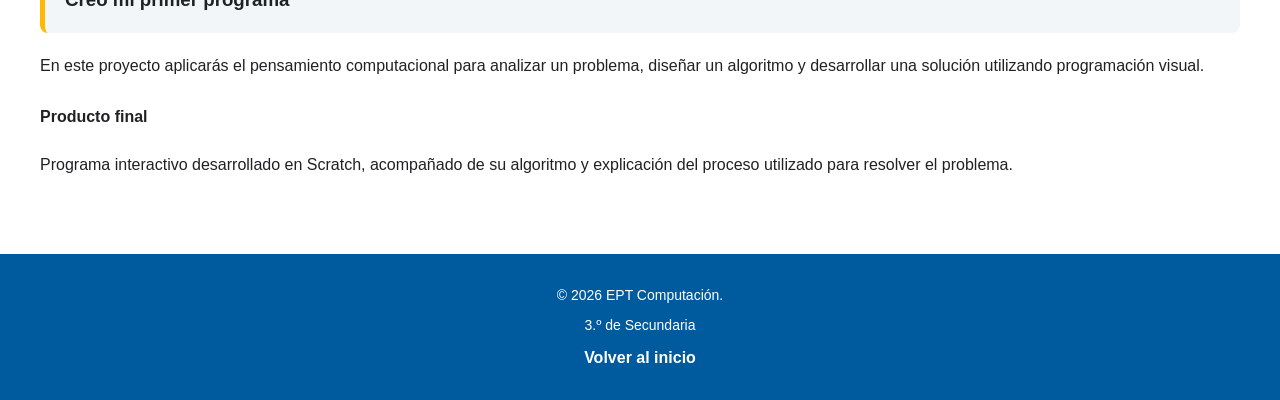
<file: grados/tercero.html>
<!DOCTYPE html>
<html lang="es">

<head>
    <meta charset="UTF-8">
    <meta name="viewport" content="width=device-width, initial-scale=1.0">
    <title>3.º de Secundaria | EPT Computación</title>

    <link rel="stylesheet" href="../css/estilos.css">
    <link rel="stylesheet" href="../css/grados.css">
</head>

<body>

    <!-- Encabezado -->
    <header>
        <div>
            <h1>EPT Computación</h1>
            <p>Educación para el Trabajo - Computación</p>
        </div>

        <nav>
            <ul>
                <li><a href="../index.html">Inicio</a></li>
                <li><a href="#temas">Temas</a></li>
                <li><a href="#sesiones">Sesiones</a></li>
                <li><a href="#recursos">Recursos</a></li>
                <li><a href="#proyecto">Proyecto</a></li>
            </ul>
        </nav>
    </header>

    <main>

        <!-- Presentación -->
        <section>
            <h2>3.º de Secundaria</h2>

            <p>
                Bienvenido al área de Computación de tercer grado
                de secundaria.
            </p>

            <p>
                En este grado desarrollarás el pensamiento computacional
                y aprenderás a plantear soluciones mediante algoritmos,
                diagramas de flujo, pseudocódigo y programación.
            </p>
        </section>

        <!-- Temas -->
        <section id="temas">

            <h2>Temas de aprendizaje</h2>

            <article class="tema-card">
                <h3>1. Pensamiento computacional</h3>

                <p>
                    Aprende a analizar problemas y diseñar soluciones
                    utilizando estrategias propias del pensamiento computacional.
                </p>

                <ul>
                    <li>¿Qué es el pensamiento computacional?</li>
                    <li>Descomposición de problemas</li>
                    <li>Reconocimiento de patrones</li>
                    <li>Abstracción</li>
                    <li>Diseño de soluciones</li>
                </ul>

                <a href="#">Ver tema</a>
            </article>

            <article class="tema-card">
                <h3>2. Algoritmos</h3>

                <p>
                    Aprende a representar soluciones mediante pasos
                    ordenados, claros y precisos.
                </p>

                <ul>
                    <li>¿Qué es un algoritmo?</li>
                    <li>Características de un algoritmo</li>
                    <li>Entrada, proceso y salida</li>
                    <li>Algoritmos de la vida cotidiana</li>
                    <li>Representación de algoritmos</li>
                </ul>

                <a href="#">Ver tema</a>
            </article>

            <article class="tema-card">
                <h3>3. Diagramas de flujo</h3>

                <p>
                    Aprende a representar gráficamente los pasos
                    de un algoritmo mediante símbolos estandarizados.
                </p>

                <ul>
                    <li>¿Qué es un diagrama de flujo?</li>
                    <li>Símbolos básicos</li>
                    <li>Inicio y fin</li>
                    <li>Procesos</li>
                    <li>Decisiones</li>
                    <li>Entrada y salida de datos</li>
                    <li>Construcción de diagramas de flujo</li>
                </ul>

                <a href="#">Ver tema</a>
            </article>

            <article class="tema-card">
                <h3>4. Pseudocódigo</h3>

                <p>
                    Aprende a describir soluciones utilizando instrucciones
                    similares a las de un lenguaje de programación.
                </p>

                <ul>
                    <li>¿Qué es el pseudocódigo?</li>
                    <li>Variables</li>
                    <li>Constantes</li>
                    <li>Datos de entrada</li>
                    <li>Operadores</li>
                    <li>Procesos</li>
                    <li>Resultados</li>
                </ul>

                <a href="#">Ver tema</a>
            </article>

            <article class="tema-card">
                <h3>5. Fundamentos de programación</h3>

                <p>
                    Conoce los elementos básicos necesarios para
                    comprender cómo funcionan los programas.
                </p>

                <ul>
                    <li>¿Qué es un programa?</li>
                    <li>Lenguajes de programación</li>
                    <li>Variables y datos</li>
                    <li>Operadores aritméticos</li>
                    <li>Operadores lógicos</li>
                    <li>Operadores de comparación</li>
                </ul>

                <a href="#">Ver tema</a>
            </article>

            <article class="tema-card">
                <h3>6. Programación visual con Scratch</h3>

                <p>
                    Aprende a crear programas interactivos utilizando
                    bloques de programación en Scratch.
                </p>

                <ul>
                    <li>Introducción a Scratch</li>
                    <li>Interfaz de Scratch</li>
                    <li>Personajes y escenarios</li>
                    <li>Bloques de programación</li>
                    <li>Eventos</li>
                    <li>Variables</li>
                    <li>Condiciones</li>
                    <li>Repeticiones</li>
                    <li>Creación de programas interactivos</li>
                </ul>

                <a href="https://scratch.mit.edu/" target="_blank" rel="noopener noreferrer">Ver tema</a>
            </article>

            <article class="tema-card">
                <h3>7. Proyecto de programación</h3>

                <p>
                    Integra los conocimientos aprendidos para diseñar
                    y desarrollar tu primer programa.
                </p>

                <h4>Creo mi primer programa</h4>

                <ul>
                    <li>Identificación del problema</li>
                    <li>Diseño de la solución</li>
                    <li>Elaboración del algoritmo</li>
                    <li>Creación del programa</li>
                    <li>Pruebas</li>
                    <li>Corrección de errores</li>
                    <li>Presentación del proyecto</li>
                </ul>

                <a href="#">Ver tema</a>
            </article>

        </section>

        <!-- Sesiones -->
        <section id="sesiones">

            <h2>Sesiones de aprendizaje</h2>

            <p>
                Las sesiones estarán organizadas de acuerdo con
                los temas de aprendizaje.
            </p>

            <ul>
                <li>Sesión 1: Pensamiento computacional</li>
                <li>Sesión 2: Algoritmos</li>
                <li>Sesión 3: Diagramas de flujo</li>
                <li>Sesión 4: Pseudocódigo</li>
                <li>Sesión 5: Fundamentos de programación</li>
                <li>Sesión 6: Programación visual con Scratch</li>
                <li>Sesión 7: Proyecto de programación</li>
            </ul>

        </section>

        <!-- Recursos -->
        <section id="recursos">

            <h2>Recursos educativos</h2>

            <ul>
                <li>Material de lectura</li>
                <li>Presentaciones</li>
                <li>Videos educativos</li>
                <li>Guías de algoritmos</li>
                <li>Ejercicios de programación</li>
                <li>Ejemplos de diagramas de flujo</li>
                <li>Actividades con Scratch</li>
                <li>Fichas de trabajo</li>
            </ul>

        </section>

        <!-- Proyecto -->
        <section id="proyecto">

            <h2>Proyecto integrador</h2>

            <h3>Creo mi primer programa</h3>

            <p>
                En este proyecto aplicarás el pensamiento computacional
                para analizar un problema, diseñar un algoritmo y
                desarrollar una solución utilizando programación visual.
            </p>

            <h4>Producto final</h4>

            <p>
                Programa interactivo desarrollado en Scratch,
                acompañado de su algoritmo y explicación del proceso
                utilizado para resolver el problema.
            </p>

        </section>

    </main>

    <!-- Pie de página -->
    <footer>
        <p>&copy; 2026 EPT Computación.</p>
        <p>3.º de Secundaria</p>
        <a href="../index.html">Volver al inicio</a>
    </footer>

</body>
</html>
</file>
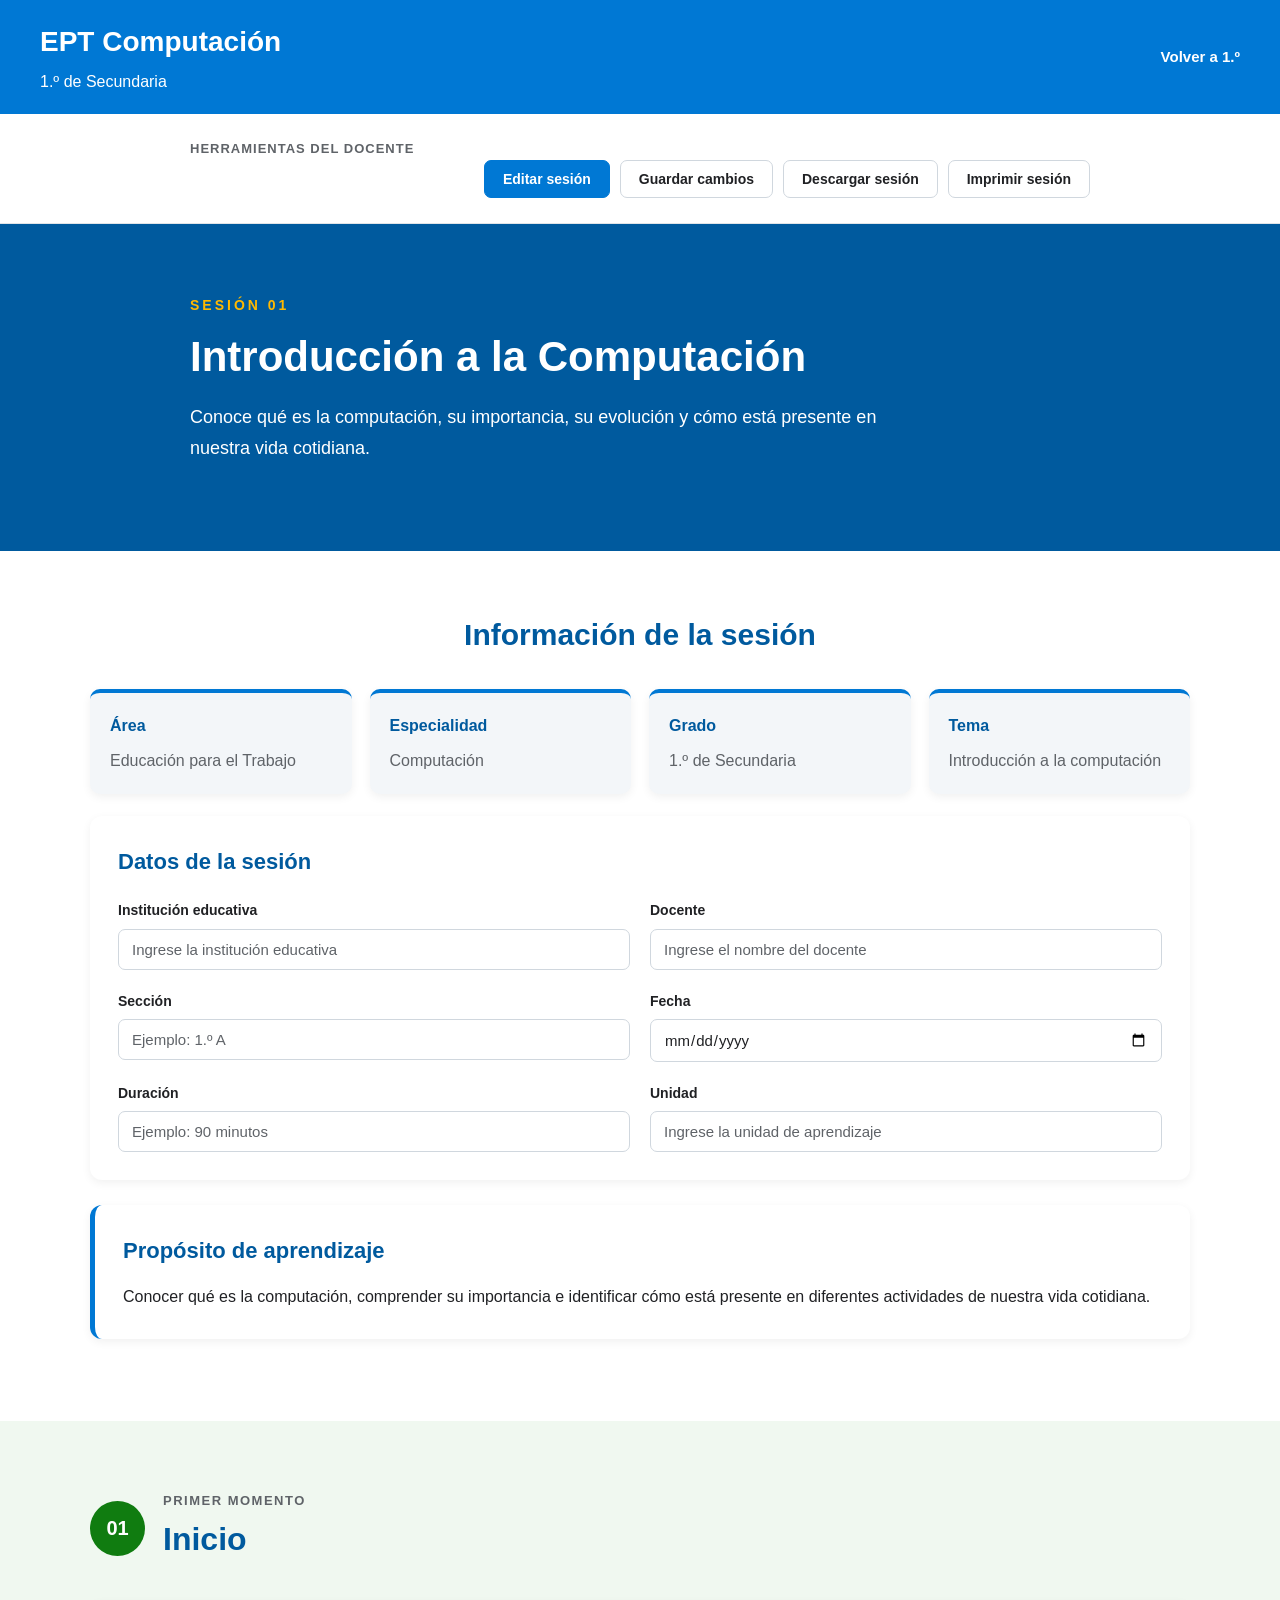
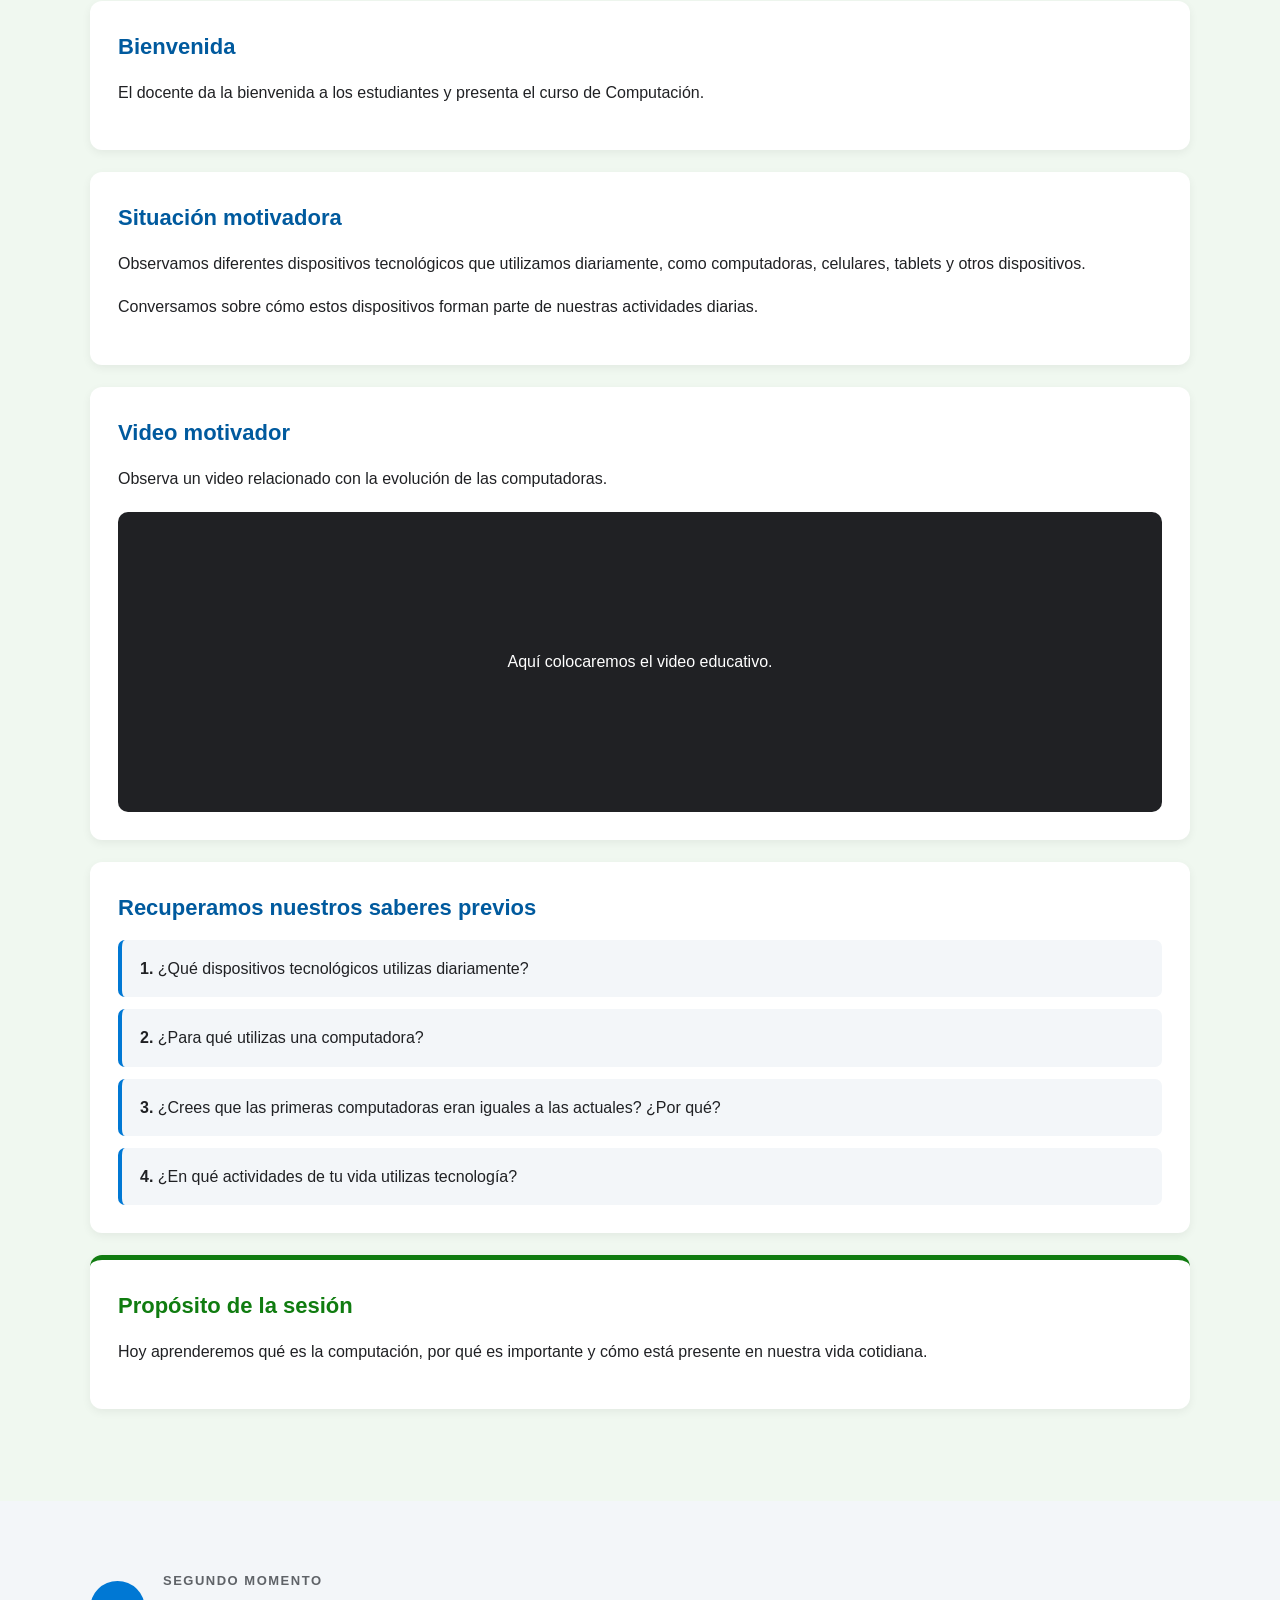
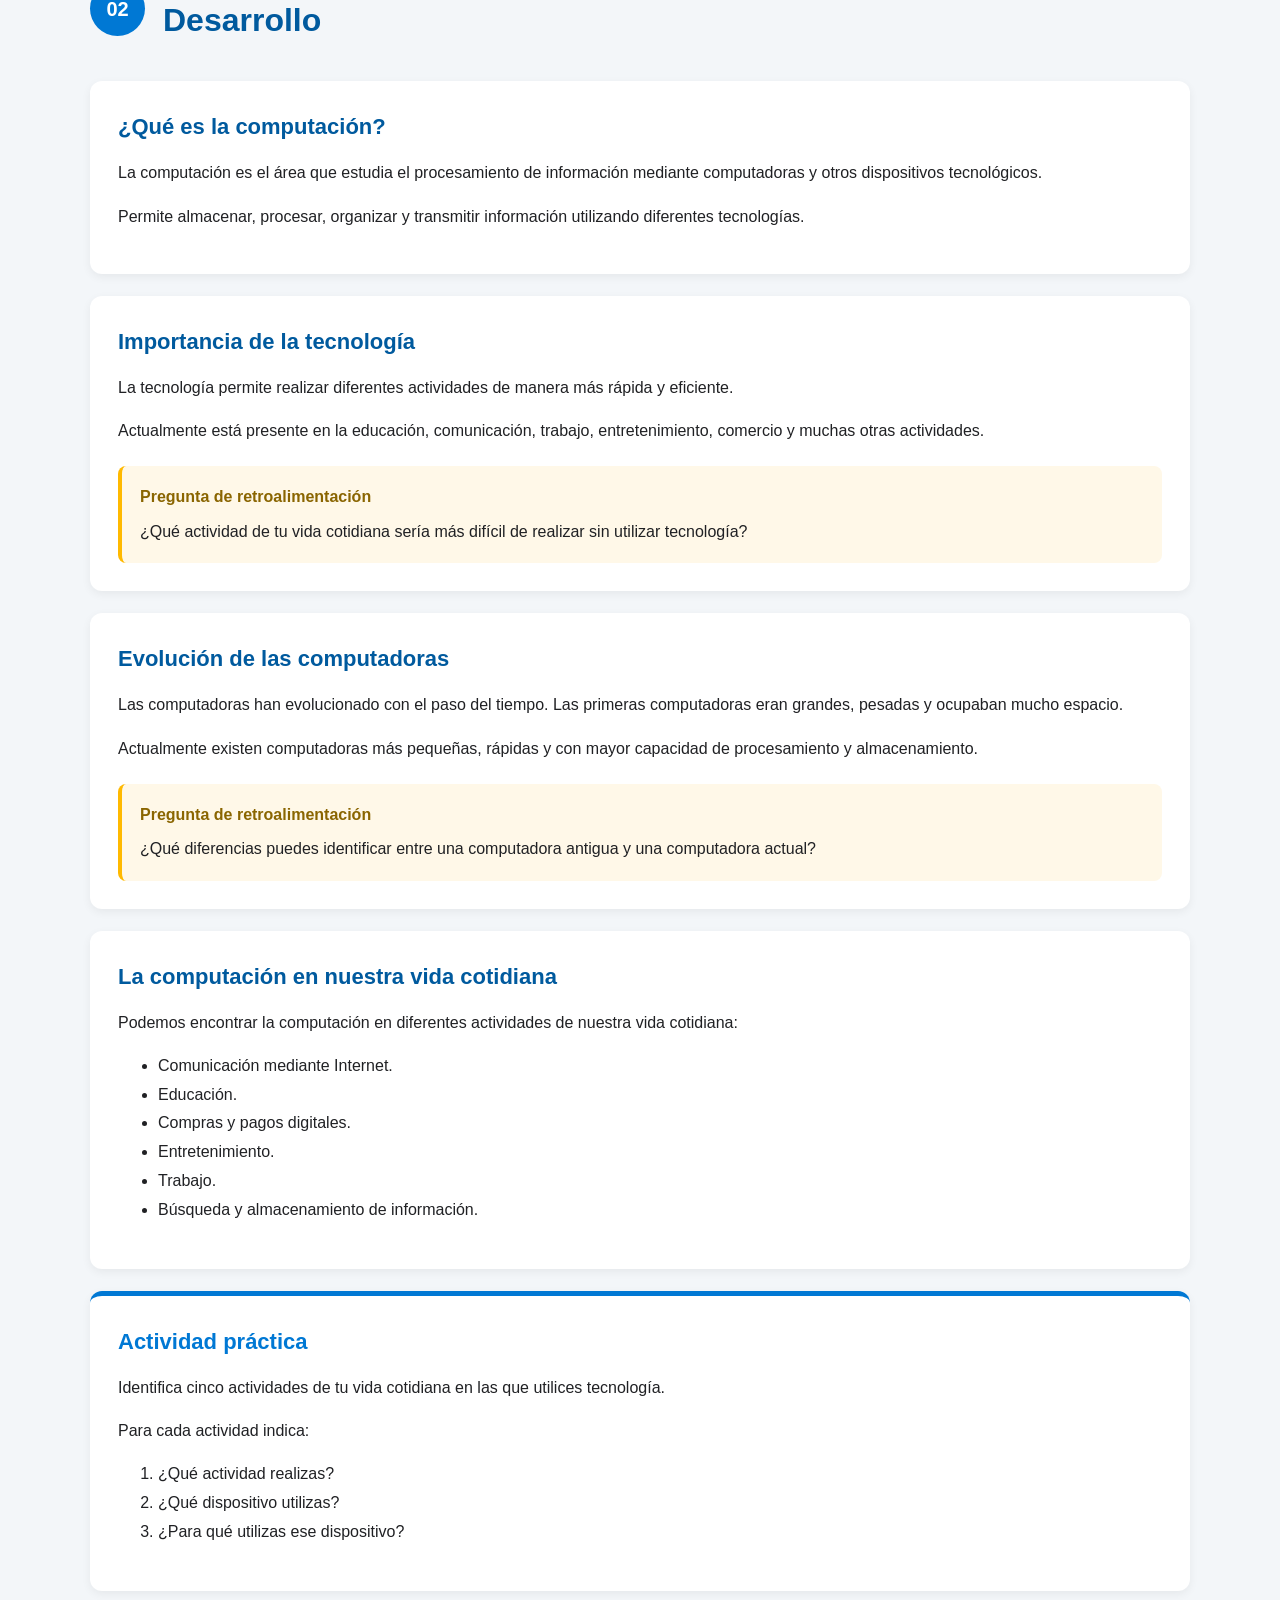
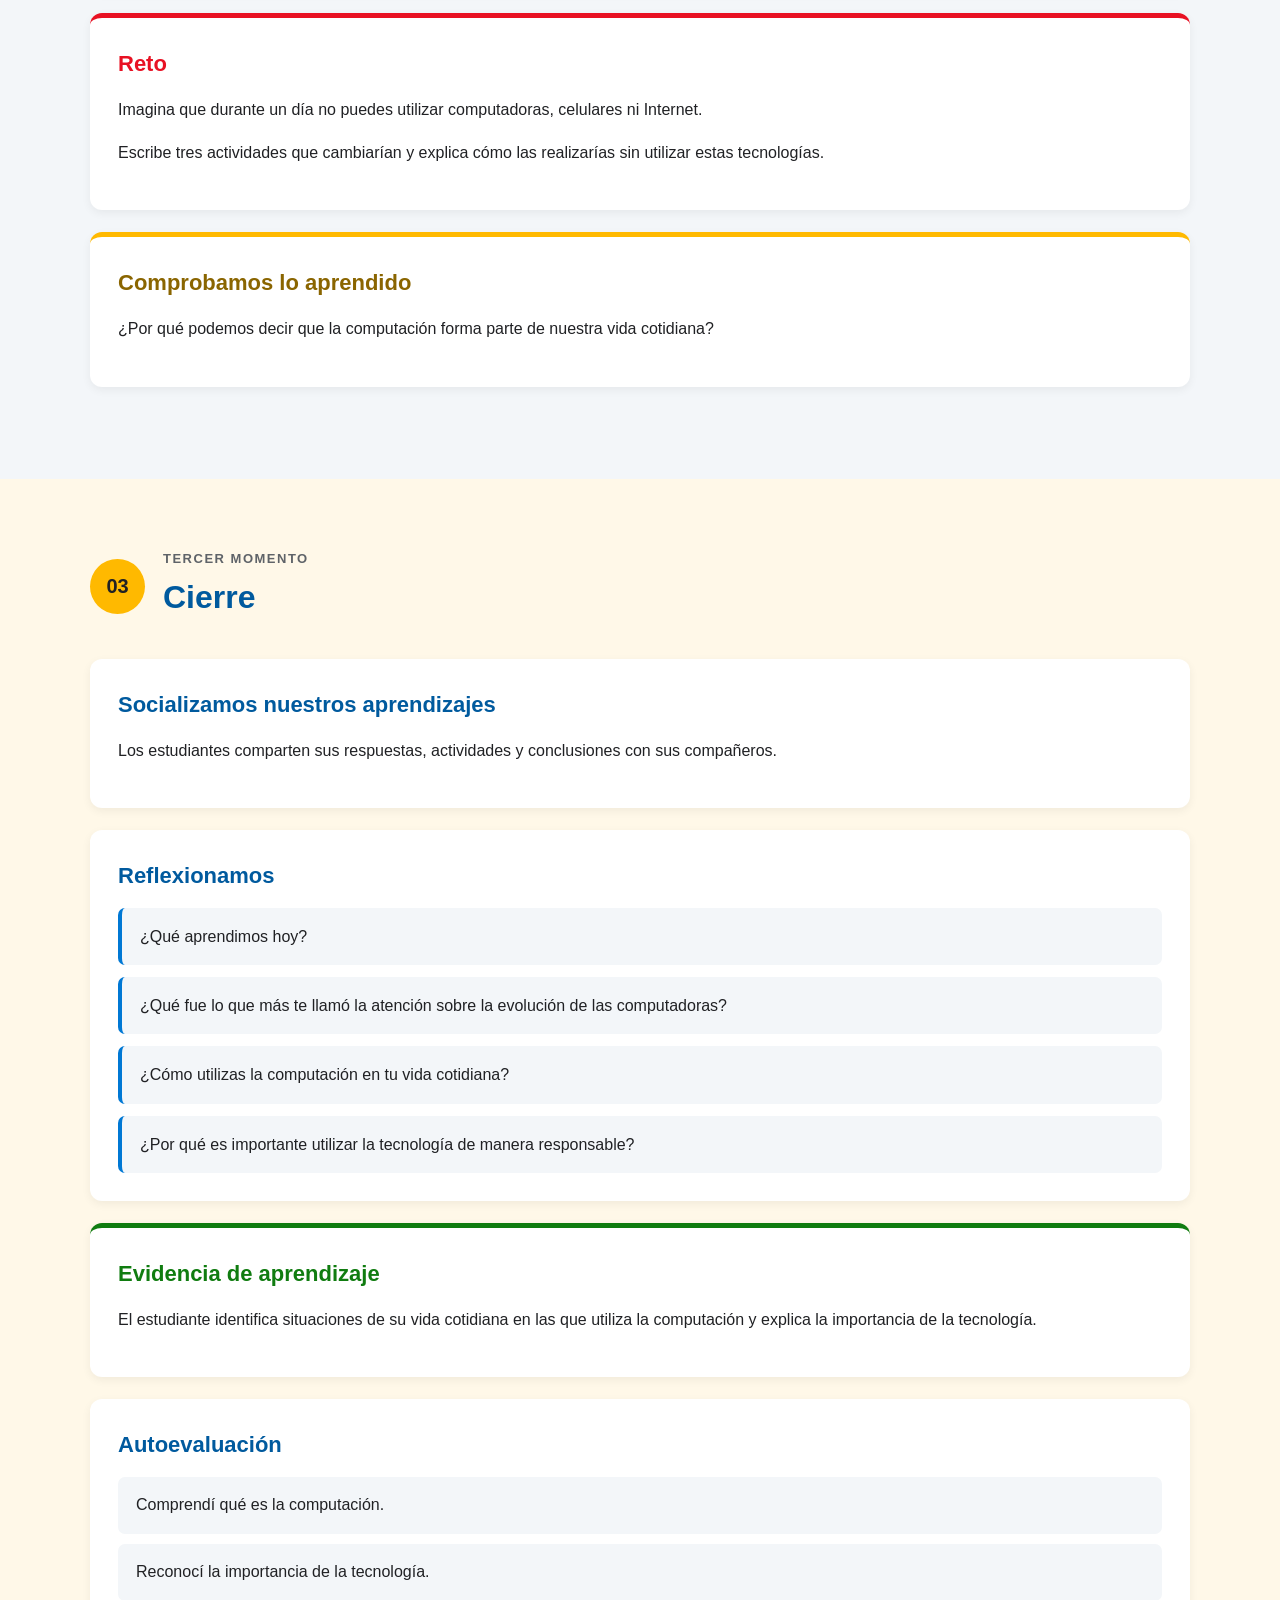
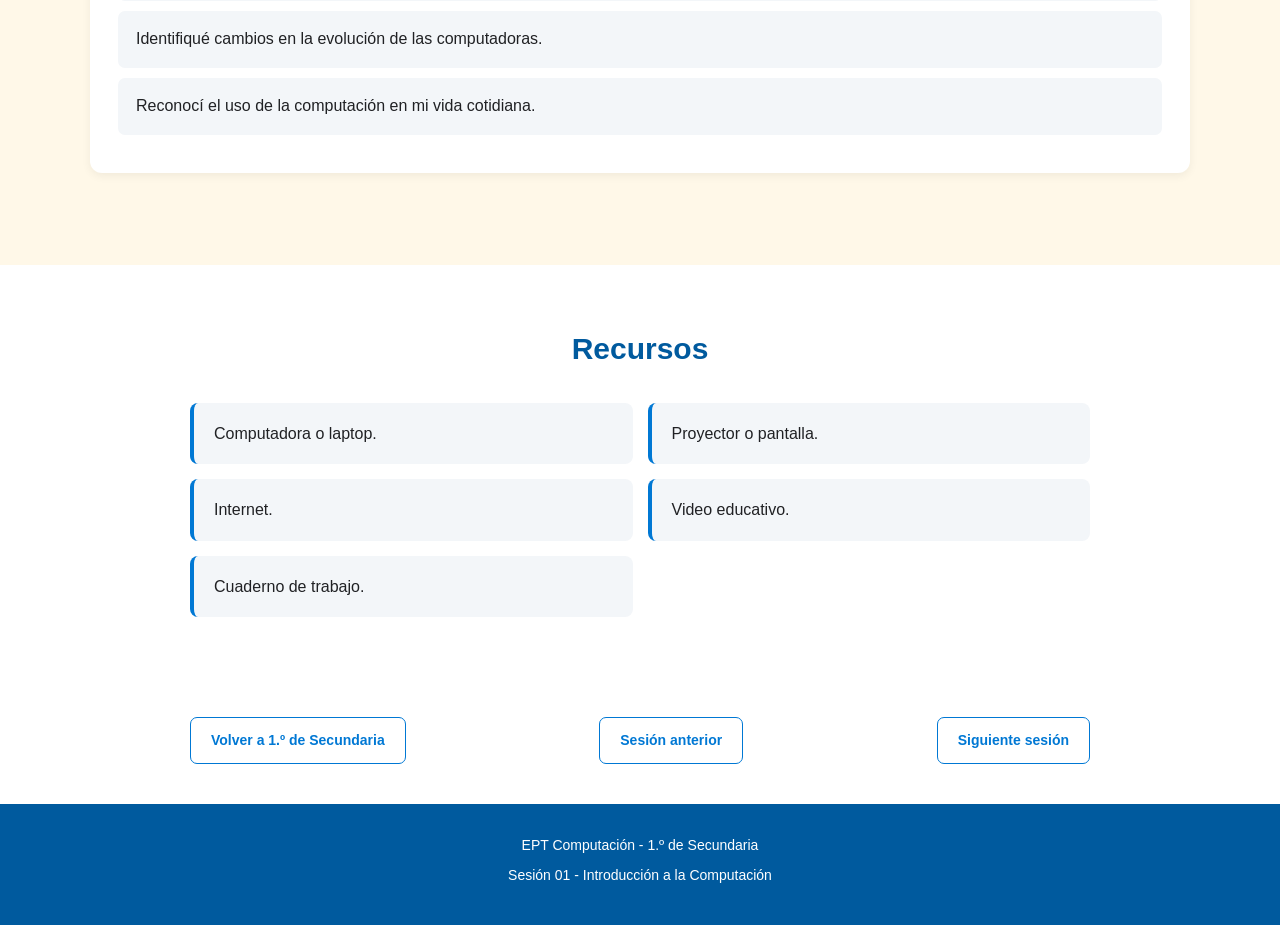
<file: grados/sesiones01/sesion01.html>
<!DOCTYPE html>
<html lang="es">

<head>
    <meta charset="UTF-8">
    <meta name="viewport" content="width=device-width, initial-scale=1.0">

    <title>Sesión 01 | Introducción a la Computación</title>

    <!-- CSS general del sitio -->
    <link rel="stylesheet" href="../../css/estilos.css">

    <!-- CSS exclusivo para las sesiones -->
    <link rel="stylesheet" href="../../css/sesiones.css">
</head>

<body>

    <!-- =========================================
         ENCABEZADO
    ========================================== -->
    <header class="sesion-header">

        <div class="logo-principal">
            <div>
                <h1>EPT Computación</h1>
                <p>1.º de Secundaria</p>
            </div>
        </div>

        <nav>
            <ul>
                <li>
                    <a href="../primero.html">Volver a 1.º</a>
                </li>
            </ul>
        </nav>

    </header>


    <!-- =========================================
         CONTROLES DE LA SESIÓN
         Preparados para JavaScript futuro
    ========================================== -->
    <section id="sesion-controles">

        <div class="sesion-contenido">

            <div class="sesion-acciones">

                <button type="button" class="boton-sesion">
                    Editar sesión
                </button>

                <button type="button" class="boton-sesion">
                    Guardar cambios
                </button>

                <button type="button" class="boton-sesion">
                    Descargar sesión
                </button>

                <button type="button" class="boton-sesion">
                    Imprimir sesión
                </button>

            </div>

        </div>

    </section>


    <!-- =========================================
         CONTENIDO PRINCIPAL
    ========================================== -->
    <main id="sesion">


        <!-- =========================================
             PORTADA DE LA SESIÓN
        ========================================== -->
        <section id="sesion-portada">

            <div class="sesion-contenido">

                <p class="sesion-numero">
                    SESIÓN 01
                </p>

                <h2>
                    Introducción a la Computación
                </h2>

                <p>
                    Conoce qué es la computación, su importancia,
                    su evolución y cómo está presente en nuestra
                    vida cotidiana.
                </p>

            </div>

        </section>


        <!-- =========================================
             INFORMACIÓN DE LA SESIÓN
        ========================================== -->
        <section id="sesion-informacion">

            <div class="sesion-contenido">

                <h2>
                    Información de la sesión
                </h2>

                <div class="sesion-datos">

                    <div class="bloque">
                        <strong>Área</strong>
                        <p>Educación para el Trabajo</p>
                    </div>

                    <div class="bloque">
                        <strong>Especialidad</strong>
                        <p>Computación</p>
                    </div>

                    <div class="bloque">
                        <strong>Grado</strong>
                        <p>1.º de Secundaria</p>
                    </div>

                    <div class="bloque">
                        <strong>Tema</strong>
                        <p>Introducción a la computación</p>
                    </div>

                </div>


                <!-- =====================================
                     DATOS EDITABLES DEL DOCENTE
                ====================================== -->
                <div class="bloque">

                    <h3>
                        Datos de la sesión
                    </h3>

                    <div class="sesion-formulario">

                        <div>
                            <label for="institucion">
                                Institución educativa
                            </label>

                            <input
                                type="text"
                                id="institucion"
                                name="institucion"
                                placeholder="Ingrese la institución educativa">
                        </div>


                        <div>
                            <label for="docente">
                                Docente
                            </label>

                            <input
                                type="text"
                                id="docente"
                                name="docente"
                                placeholder="Ingrese el nombre del docente">
                        </div>


                        <div>
                            <label for="seccion">
                                Sección
                            </label>

                            <input
                                type="text"
                                id="seccion"
                                name="seccion"
                                placeholder="Ejemplo: 1.º A">
                        </div>


                        <div>
                            <label for="fecha">
                                Fecha
                            </label>

                            <input
                                type="date"
                                id="fecha"
                                name="fecha">
                        </div>


                        <div>
                            <label for="duracion">
                                Duración
                            </label>

                            <input
                                type="text"
                                id="duracion"
                                name="duracion"
                                placeholder="Ejemplo: 90 minutos">
                        </div>


                        <div>
                            <label for="unidad">
                                Unidad
                            </label>

                            <input
                                type="text"
                                id="unidad"
                                name="unidad"
                                placeholder="Ingrese la unidad de aprendizaje">
                        </div>

                    </div>

                </div>


                <!-- Propósito -->
                <div class="bloque proposito">

                    <h3>
                        Propósito de aprendizaje
                    </h3>

                    <p>
                        Conocer qué es la computación, comprender
                        su importancia e identificar cómo está
                        presente en diferentes actividades de
                        nuestra vida cotidiana.
                    </p>

                </div>

            </div>

        </section>


        <!-- =========================================
             MOMENTO 01 - INICIO
        ========================================== -->
        <section id="sesion-inicio" class="momento">

            <div class="sesion-contenido">

                <div class="momento-titulo">

                    <span>01</span>

                    <div>
                        <p>PRIMER MOMENTO</p>
                        <h2>Inicio</h2>
                    </div>

                </div>


                <!-- Bienvenida -->
                <article class="bloque">

                    <h3>
                        Bienvenida
                    </h3>

                    <p>
                        El docente da la bienvenida a los estudiantes
                        y presenta el curso de Computación.
                    </p>

                </article>


                <!-- Motivación -->
                <article class="bloque">

                    <h3>
                        Situación motivadora
                    </h3>

                    <p>
                        Observamos diferentes dispositivos tecnológicos
                        que utilizamos diariamente, como computadoras,
                        celulares, tablets y otros dispositivos.
                    </p>

                    <p>
                        Conversamos sobre cómo estos dispositivos
                        forman parte de nuestras actividades diarias.
                    </p>

                </article>


                <!-- Video -->
                <article class="bloque">

                    <h3>
                        Video motivador
                    </h3>

                    <p>
                        Observa un video relacionado con la evolución
                        de las computadoras.
                    </p>

                    <div class="video-contenedor">

                        <p>
                            Aquí colocaremos el video educativo.
                        </p>

                    </div>

                </article>


                <!-- Saberes previos -->
                <article class="bloque">

                    <h3>
                        Recuperamos nuestros saberes previos
                    </h3>

                    <div class="pregunta">
                        <p>
                            <strong>1.</strong>
                            ¿Qué dispositivos tecnológicos utilizas diariamente?
                        </p>
                    </div>

                    <div class="pregunta">
                        <p>
                            <strong>2.</strong>
                            ¿Para qué utilizas una computadora?
                        </p>
                    </div>

                    <div class="pregunta">
                        <p>
                            <strong>3.</strong>
                            ¿Crees que las primeras computadoras eran
                            iguales a las actuales? ¿Por qué?
                        </p>
                    </div>

                    <div class="pregunta">
                        <p>
                            <strong>4.</strong>
                            ¿En qué actividades de tu vida utilizas tecnología?
                        </p>
                    </div>

                </article>


                <!-- Propósito -->
                <article class="bloque actividad-proposito">

                    <h3>
                        Propósito de la sesión
                    </h3>

                    <p>
                        Hoy aprenderemos qué es la computación,
                        por qué es importante y cómo está presente
                        en nuestra vida cotidiana.
                    </p>

                </article>

            </div>

        </section>


        <!-- =========================================
             MOMENTO 02 - DESARROLLO
        ========================================== -->
        <section id="sesion-desarrollo" class="momento">

            <div class="sesion-contenido">

                <div class="momento-titulo">

                    <span>02</span>

                    <div>
                        <p>SEGUNDO MOMENTO</p>
                        <h2>Desarrollo</h2>
                    </div>

                </div>


                <!-- ¿Qué es la computación? -->
                <article class="bloque">

                    <h3>
                        ¿Qué es la computación?
                    </h3>

                    <p>
                        La computación es el área que estudia el
                        procesamiento de información mediante
                        computadoras y otros dispositivos tecnológicos.
                    </p>

                    <p>
                        Permite almacenar, procesar, organizar y
                        transmitir información utilizando diferentes
                        tecnologías.
                    </p>

                </article>


                <!-- Importancia -->
                <article class="bloque">

                    <h3>
                        Importancia de la tecnología
                    </h3>

                    <p>
                        La tecnología permite realizar diferentes
                        actividades de manera más rápida y eficiente.
                    </p>

                    <p>
                        Actualmente está presente en la educación,
                        comunicación, trabajo, entretenimiento,
                        comercio y muchas otras actividades.
                    </p>


                    <div class="retroalimentacion">

                        <h4>
                            Pregunta de retroalimentación
                        </h4>

                        <p>
                            ¿Qué actividad de tu vida cotidiana sería
                            más difícil de realizar sin utilizar tecnología?
                        </p>

                    </div>

                </article>


                <!-- Evolución -->
                <article class="bloque">

                    <h3>
                        Evolución de las computadoras
                    </h3>

                    <p>
                        Las computadoras han evolucionado con el paso
                        del tiempo. Las primeras computadoras eran
                        grandes, pesadas y ocupaban mucho espacio.
                    </p>

                    <p>
                        Actualmente existen computadoras más pequeñas,
                        rápidas y con mayor capacidad de procesamiento
                        y almacenamiento.
                    </p>


                    <div class="retroalimentacion">

                        <h4>
                            Pregunta de retroalimentación
                        </h4>

                        <p>
                            ¿Qué diferencias puedes identificar entre
                            una computadora antigua y una computadora actual?
                        </p>

                    </div>

                </article>


                <!-- Vida cotidiana -->
                <article class="bloque">

                    <h3>
                        La computación en nuestra vida cotidiana
                    </h3>

                    <p>
                        Podemos encontrar la computación en diferentes
                        actividades de nuestra vida cotidiana:
                    </p>

                    <ul>
                        <li>Comunicación mediante Internet.</li>
                        <li>Educación.</li>
                        <li>Compras y pagos digitales.</li>
                        <li>Entretenimiento.</li>
                        <li>Trabajo.</li>
                        <li>Búsqueda y almacenamiento de información.</li>
                    </ul>

                </article>


                <!-- Actividad práctica -->
                <article class="bloque actividad">

                    <h3>
                        Actividad práctica
                    </h3>

                    <p>
                        Identifica cinco actividades de tu vida
                        cotidiana en las que utilices tecnología.
                    </p>

                    <p>
                        Para cada actividad indica:
                    </p>

                    <ol>
                        <li>¿Qué actividad realizas?</li>
                        <li>¿Qué dispositivo utilizas?</li>
                        <li>¿Para qué utilizas ese dispositivo?</li>
                    </ol>

                </article>


                <!-- Reto -->
                <article class="bloque reto">

                    <h3>
                        Reto
                    </h3>

                    <p>
                        Imagina que durante un día no puedes utilizar
                        computadoras, celulares ni Internet.
                    </p>

                    <p>
                        Escribe tres actividades que cambiarían y
                        explica cómo las realizarías sin utilizar
                        estas tecnologías.
                    </p>

                </article>


                <!-- Comprobación -->
                <article class="bloque retroalimentacion-final">

                    <h3>
                        Comprobamos lo aprendido
                    </h3>

                    <p>
                        ¿Por qué podemos decir que la computación
                        forma parte de nuestra vida cotidiana?
                    </p>

                </article>

            </div>

        </section>


        <!-- =========================================
             MOMENTO 03 - CIERRE
        ========================================== -->
        <section id="sesion-cierre" class="momento">

            <div class="sesion-contenido">

                <div class="momento-titulo">

                    <span>03</span>

                    <div>
                        <p>TERCER MOMENTO</p>
                        <h2>Cierre</h2>
                    </div>

                </div>


                <!-- Socialización -->
                <article class="bloque">

                    <h3>
                        Socializamos nuestros aprendizajes
                    </h3>

                    <p>
                        Los estudiantes comparten sus respuestas,
                        actividades y conclusiones con sus compañeros.
                    </p>

                </article>


                <!-- Reflexión -->
                <article class="bloque">

                    <h3>
                        Reflexionamos
                    </h3>

                    <div class="pregunta">
                        <p>
                            ¿Qué aprendimos hoy?
                        </p>
                    </div>

                    <div class="pregunta">
                        <p>
                            ¿Qué fue lo que más te llamó la atención
                            sobre la evolución de las computadoras?
                        </p>
                    </div>

                    <div class="pregunta">
                        <p>
                            ¿Cómo utilizas la computación en tu vida cotidiana?
                        </p>
                    </div>

                    <div class="pregunta">
                        <p>
                            ¿Por qué es importante utilizar la tecnología
                            de manera responsable?
                        </p>
                    </div>

                </article>


                <!-- Evidencia -->
                <article class="bloque evidencia">

                    <h3>
                        Evidencia de aprendizaje
                    </h3>

                    <p>
                        El estudiante identifica situaciones de su
                        vida cotidiana en las que utiliza la computación
                        y explica la importancia de la tecnología.
                    </p>

                </article>


                <!-- Autoevaluación -->
                <article class="bloque">

                    <h3>
                        Autoevaluación
                    </h3>

                    <ul class="autoevaluacion">

                        <li>
                            Comprendí qué es la computación.
                        </li>

                        <li>
                            Reconocí la importancia de la tecnología.
                        </li>

                        <li>
                            Identifiqué cambios en la evolución
                            de las computadoras.
                        </li>

                        <li>
                            Reconocí el uso de la computación
                            en mi vida cotidiana.
                        </li>

                    </ul>

                </article>

            </div>

        </section>


        <!-- =========================================
             RECURSOS
        ========================================== -->
        <section id="sesion-recursos">

            <div class="sesion-contenido">

                <h2>
                    Recursos
                </h2>

                <ul>

                    <li>
                        Computadora o laptop.
                    </li>

                    <li>
                        Proyector o pantalla.
                    </li>

                    <li>
                        Internet.
                    </li>

                    <li>
                        Video educativo.
                    </li>

                    <li>
                        Cuaderno de trabajo.
                    </li>

                </ul>

            </div>

        </section>


        <!-- =========================================
             NAVEGACIÓN
        ========================================== -->
        <section id="sesion-navegacion">

            <div class="sesion-navegacion-botones">

                <a
                    href="../primero.html"
                    class="boton-sesion">
                    Volver a 1.º de Secundaria
                </a>

                <a
                    href="#"
                    class="boton-sesion">
                    Sesión anterior
                </a>

                <a
                    href="#"
                    class="boton-sesion">
                    Siguiente sesión
                </a>

            </div>

        </section>


    </main>


    <!-- =========================================
         PIE DE PÁGINA
    ========================================== -->
    <footer>

        <p>
            EPT Computación - 1.º de Secundaria
        </p>

        <p>
            Sesión 01 - Introducción a la Computación
        </p>

    </footer>


</body>

</html>
</file>
<file: inicio/bienvenida.css>
/* =========================================
   PANTALLA DE BIENVENIDA
   ========================================= */

:root {
    --azul: #0078D4;
    --azul-oscuro: #005A9E;
    --amarillo: #FFB900;
    --blanco: #FFFFFF;
    --fondo: #F3F6F9;
}

/* Configuración general */

body {
    margin: 0;
    font-family: "Nunito", sans-serif;
    background: linear-gradient(
        135deg,
        var(--azul-oscuro),
        var(--azul)
    );
    color: var(--blanco);
}

/* Pantalla completa */

.bienvenida {
    min-height: 100vh;

    display: flex;
    align-items: center;
    justify-content: center;

    padding: 20px;
    box-sizing: border-box;
}

/* Tarjeta central */

.pantalla-carga {
    width: 100%;
    max-width: 650px;

    min-height: 430px;

    padding: 55px 45px;

    box-sizing: border-box;

    background: rgba(255, 255, 255, 0.08);

    border: 1px solid rgba(255, 255, 255, 0.2);

    border-radius: 20px;

    box-shadow:
        0 25px 60px rgba(0, 0, 0, 0.25);

    display: flex;
    flex-direction: column;
    justify-content: center;
    align-items: center;

    text-align: center;

    backdrop-filter: blur(8px);
}

/* Logo */

.logo {
    margin-bottom: 45px;
}

/* Icono */

.icono {
    display: block;

    width: 70px;
    height: 70px;

    margin: 0 auto 18px;

    background-color: var(--blanco);

    color: var(--azul);

    border-radius: 50%;

    display: flex;
    align-items: center;
    justify-content: center;

    font-size: 34px;

    box-shadow:
        0 8px 25px rgba(0, 0, 0, 0.2);
}

/* Nombre */

.logo h1 {
    margin: 0;

    font-size: 42px;

    font-weight: 800;

    letter-spacing: 1px;
}

/* Subtítulo */

.logo p {
    margin: 10px 0 0;

    color: var(--blanco);

    font-size: 14px;

    letter-spacing: 4px;

    font-weight: 700;
}

/* Mensaje */

.mensaje p {
    margin: 0 0 25px;

    color: rgba(255, 255, 255, 0.9);

    font-size: 16px;
}

/* Contenedor de la barra */

.carga {
    width: 100%;

    max-width: 430px;

    height: 7px;

    background-color: rgba(255, 255, 255, 0.25);

    border-radius: 20px;

    overflow: hidden;
}

/* Barra */

.barra {
    width: 0;

    height: 100%;

    background: linear-gradient(
        90deg,
        var(--blanco),
        var(--amarillo)
    );

    border-radius: 20px;

    animation: cargar 4s ease-in-out forwards;
}

/* Texto de carga */

.texto-carga {
    margin-top: 15px;

    color: rgba(255, 255, 255, 0.8);

    font-size: 14px;

    letter-spacing: 1px;
}

/* =========================================
   ANIMACIÓN DE CARGA
   ========================================= */

@keyframes cargar {

    0% {
        width: 0;
    }

    25% {
        width: 30%;
    }

    50% {
        width: 55%;
    }

    75% {
        width: 80%;
    }

    100% {
        width: 100%;
    }

}

/* =========================================
   DISEÑO PARA CELULAR
   ========================================= */

@media (max-width: 600px) {

    .bienvenida {
        padding: 15px;
    }

    .pantalla-carga {
        min-height: 390px;

        padding: 40px 25px;

        border-radius: 16px;
    }

    .icono {
        width: 60px;
        height: 60px;

        font-size: 28px;
    }

    .logo h1 {
        font-size: 31px;
    }

    .logo p {
        font-size: 10px;

        letter-spacing: 2px;
    }

    .mensaje p {
        font-size: 14px;
    }

    .carga {
        max-width: 320px;
    }

}
</file>
<file: css/estilos.css>
:root {
    /* Colores */
    --color-azul: #0078D4;
    --color-verde: #107C10;
    --color-amarillo: #FFB900;
    --color-rojo: #E81123;

    /* Complementario */
    --color-azul-oscuro: #005A9E;

    /* Fondos */
    --color-blanco: #FFFFFF;
    --color-fondo: #F3F6F9;

    /* Textos */
    --color-texto: #202124;
    --color-texto-secundario: #5F6368;
    
    /* Fuentes */
    --fuente-principal: "Nunito", sans-serif;
}

body {
    font-family: var(--fuente-principal);
    font-size: 16px;
    color: var(--color-texto);
    background-color: var(--color-fondo);
    margin: 0;
    line-height: 1.6;
}

h1,h2,h3 {
    margin-top: 0;
    font-weight: 800;
}

p {
    margin-top: 0;
}

a {
    color: var(--color-azul);
    text-decoration: none;
}

a:hover {
    text-decoration: underline;
}

header {
    background-color: var(--color-azul);
    color: var(--color-blanco);
    padding: 20px 40px;

    display: flex;
    align-items: center;
    justify-content: space-between;
}

header h1 {
    margin-bottom: 4px;
    font-size: 28px;
}

header p {
    margin-bottom: 0;
    color: var(--color-blanco);
}

.logo-principal {
    display: flex;
    align-items: center;
}

nav ul {
    display: flex;
    gap: 20px;
    list-style: none;
    margin: 0;
    padding: 0;
}

nav a {
    color: var(--color-blanco);
    font-weight: 600;
    font-size: 15px;
}

nav a:hover {
    color: var(--color-amarillo);
    text-decoration: none;
}

/* =========================================
   PORTADA
   ========================================= */
#inicio {
    min-height: 520px;
    display: flex;
    align-items: center;
    padding: 115px 8%;
    box-sizing: border-box;
    background-image: url("inicio/fondo-inicio.svg");
    background-position: center;
    background-size: cover;
    background-repeat: no-repeat;
    color: var(--color-blanco);
}

/* Contenido */
.inicio-contenido {
    max-width: 500px;
    display: flex;
    flex-direction: column;
    align-items: flex-start;
}

#inicio-contenido h2 {
    max-width: 500px;
    margin: 15px 0 20px;
    color: var(--color-blanco);
    font-size: 48px;
    line-height: 1.15;
    font-weight: 800;
}

/* Etiqueta */
.inicio-etiqueta {
    margin: 0 0 18px;
    color: var(--color-amarillo);
    font-size: 14px;
    font-weight: 800;
    letter-spacing: 3px;
}

/* Descripción */
.inicio-descripcion {
    max-width: 500px;
    font-size: 17px;
    line-height: 1.6;
    margin: 0 0 25px;
}

/* Botón */
.boton-inicio {
    display: inline-block;
    background-color: var(--color-blanco);
    color: var(--color-azul-oscuro);
    padding: 13px 28px;
    border-radius: 8px;
    font-weight: 800;
    text-decoration: none;
    transition: transform 0.2s ease, background-color 0.2s ease;
}
.boton-inicio:hover {
    background-color: var(--color-amarillo);
    color: var(--color-texto);
    text-decoration: none;
    transform: translateY(-2px);
}

section {
    padding: 60px 40px;
}

#plataforma {
    background-color: var(--color-blanco);
    text-align: center;
    padding: 70px 8%;
}
#plataforma h2 {
    color: var(--color-azul-oscuro);
    font-size: 32px;
    margin: 0 0 20px;
}
#plataforma p {
    max-width: 800px;
    margin: 0 auto 15px;
    color: var(--color-texto-secundario);
    font-size: 17px;
    line-height: 1.7;
}
#grados {
    padding: 70px 8%;
    background-color: var(--color-fondo);
    display: grid;
    grid-template-columns: repeat(3, 1fr);
    gap: 25px;
}
#grados h2 {
    grid-column: 1 / -1;
    text-align: center;
    color: var(--color-azul-oscuro);
    font-size: 32px;
    margin: 0 0 15px;
}
#grados article {
    background-color: var(--color-blanco);
    padding: 25px;
    border-radius: 14px;
    border-top: 4px solid var(--color-azul);
    box-shadow: 0 4px 12px rgba(0, 0, 0, 0.08);
    transition: transform 0.2s ease, box-shadow 0.2s ease;
}
#grados article h3 {
    color: var(--color-azul);
    font-size: 22px;
    margin: 0 0 12px;
}
#grados article p {
    color: var(--color-texto-secundario);
    font-size: 16px;
    line-height: 1.6;
    margin: 0 0 20px;
}
#grados article a {
    display: inline-block;
    color: var(--color-azul);
    font-weight: 700;
    text-decoration: none;
    transition: color 0.2s ease;
}
#grados article a:hover {
    color: var(--color-azul-oscuro);
    text-decoration: underline;
}
#grados article:hover {
    transform: translateY(-5px);
    box-shadow: 0 8px 20px rgba(0, 0, 0, 0.12);
}
#recursos {
    padding: 70px 8%;
    background-color: var(--color-blanco);
}
#recursos h2 {
    color: var(--color-azul-oscuro);
    font-size: 32px;
    text-align: center;
    margin: 0 0 20px;
}
#recursos p {
    max-width: 800px;
    margin: 0 auto 25px;
    color: var(--color-texto-secundario);
    font-size: 17px;
    line-height: 1.7;
    text-align: center;
}
#recursos ul {
    max-width: 900px;
    margin: 0 auto;
    padding: 0;
    list-style: none;
    display: grid;
    grid-template-columns: repeat(3, 1fr);
    gap: 15px;
}
#recursos li {
    background-color: var(--color-fondo);
    padding: 18px 20px;
    margin: 0;
    border-left: 4px solid var(--color-azul);
    border-radius: 8px;
    color: var(--color-texto);
    line-height: 1.5;
}
#sesiones {
    padding: 70px 8%;
    background-color: var(--color-fondo);
}
#sesiones h2 {
    color: var(--color-azul-oscuro);
    font-size: 32px;
    text-align: center;
    margin: 0 0 20px;
}
#sesiones p {
    max-width: 800px;
    margin: 0 auto 25px;
    color: var(--color-texto-secundario);
    font-size: 17px;
    line-height: 1.7;
    text-align: center;
}
#sesiones ul {
    max-width: 900px;
    margin: 0 auto;
    padding: 0;
    list-style: none;
    display: grid;
    grid-template-columns: repeat(2, 1fr);
    gap: 15px;
}
#sesiones li {
    background-color: var(--color-blanco);
    padding: 18px 20px;
    margin: 0;
    border-left: 4px solid var(--color-amarillo);
    border-radius: 8px;
    color: var(--color-texto);
    line-height: 1.5;
}

#proyectos {
    padding: 70px 8%;
    background-color: var(--color-blanco);
}
#proyectos h2 {
    color: var(--color-azul-oscuro);
    font-size: 32px;
    text-align: center;
    margin: 0 0 20px;
}
#proyectos p {
    max-width: 800px;
    margin: 0 auto 25px;
    color: var(--color-texto-secundario);
    font-size: 17px;
    line-height: 1.7;
    text-align: center;
}
#proyectos ul {
    max-width: 900px;
    margin: 0 auto;
    padding: 0;
    list-style: none;
    display: grid;
    grid-template-columns: repeat(2, 1fr);
    gap: 15px;
}
#proyectos li {
    background-color: var(--color-fondo);
    padding: 18px 20px;
    margin: 0;
    border-left: 4px solid var(--color-verde);
    border-radius: 8px;
    color: var(--color-texto);
    line-height: 1.5;
}
#contacto {
    padding: 70px 8%;
    background-color: var(--color-fondo);
    text-align: center;
}
#contacto h2 {
    color: var(--color-azul-oscuro);
    font-size: 32px;
    margin: 0 0 20px;
}
#contacto p {
    max-width: 700px;
    margin: 0 auto 15px;
    color: var(--color-texto-secundario);
    font-size: 17px;
    line-height: 1.7;
}

footer {
    background-color: var(--color-azul-oscuro);
    color: var(--color-blanco);
    padding: 30px 40px;
    text-align: center;
}

footer p {
    margin-bottom: 8px;
    font-size: 14px;
}
</file>
<file: css/grados.css>
/* Configuración general */

body {
    font-family: var(--fuente-principal);
    margin: 0;
    color: var(--color-texto);
    background-color: var(--color-fondo);
    line-height: 1.6;
}


/* Encabezado */

header {
    background-color: var(--color-azul);
    color: var(--color-blanco);
    padding: 20px 40px;
    display: flex;
    align-items: center;
    justify-content: space-between;
}

header h1 {
    margin: 0 0 4px;
    font-size: 28px;
}

header p {
    margin: 0;
    color: var(--color-blanco);
}


/* Menú */

nav ul {
    display: flex;
    gap: 20px;
    list-style: none;
    margin: 0;
    padding: 0;
}

nav a {
    color: var(--color-blanco);
    text-decoration: none;
    font-weight: 600;
}

nav a:hover {
    color: var(--color-amarillo);
}


/* Presentación del grado */

main > section:first-child {
    background-color: var(--color-blanco);
    text-align: center;
    padding: 70px 40px;
    border-bottom: 1px solid #E0E5EA;
}

main > section:first-child h2 {
    color: var(--color-azul-oscuro);
    font-size: 40px;
    margin-bottom: 12px;
}

main > section:first-child p {
    max-width: 750px;
    margin: 0 auto 10px;
    color: var(--color-texto-secundario);
    font-size: 18px;
}

main > section:first-child p:last-child {
    margin-bottom: 0;
}

/* Temas de aprendizaje */

#temas {
    padding: 60px 40px;
    background-color: var(--color-fondo);
    display: grid;
    grid-template-columns: repeat(3, 1fr);
    gap: 25px;
}

#temas > h2 {
    grid-column: 1 / -1;
    text-align: center;
    color: var(--color-azul-oscuro);
    font-size: 32px;
    margin-bottom: 35px;
}

#temas article {
    background-color: var(--color-blanco);
    padding: 20px;
    border-radius: 12px;
    border-top: 4px solid var(--color-azul);
    box-shadow: 0 4px 12px rgba(0, 0, 0, 0.08);
    transition: transform 0.2s ease, box-shadow 0.2s ease;
}

#temas article:hover {
    transform: translateY(-5px);
    box-shadow: 0 8px 20px rgba(0, 0, 0, 0.12);
}

#temas article h3 {
    color: var(--color-azul);
    font-size: 21px;
    margin-top: 0;
    margin-bottom: 15px;
}

#temas article ul {
    margin: 0;
    padding-left: 20px;
}

#temas article li {
    margin-bottom: 8px;
    color: var(--color-texto-secundario);
    font-size: 15px;
}

/* Tarjetas de temas */

/* Botón de tema */
.tema-card a {
    display: inline-block;
    background-color: var(--color-azul);
    color: var(--color-blanco);
    padding: 10px 18px;
    border-radius: 8px;
    font-weight: 700;
    font-size: 15px;
    text-decoration: none;
    align-self: flex-start;
    margin-top: auto;
    transition: background-color 0.2s ease, transform 0.2s ease;
}

.tema-card a:hover {
    background-color: var(--color-azul-oscuro);
    color: var(--color-blanco);
    text-decoration: none;
    transform: translateY(-2px);
}

.tema-card h3 {
    color: var(--color-azul);
    font-size: 21px;
    margin-top: 0;
    margin-bottom: 15px;
}

.tema-card p {
    color: var(--color-texto-secundario);
    font-size: 15px;
}

.tema-card ul {
    margin: 0 0 20px;
    padding-left: 20px;
    flex-grow: 1;
}

.tema-card li {
    margin-bottom: 8px;
    color: var(--color-texto-secundario);
    font-size: 15px;
}

/* Botón de tema */

.tema-card a {
    display: inline-block;
    background-color: var(--color-azul);
    color: var(--color-blanco);
    padding: 10px 18px;
    border-radius: 8px;
    font-weight: 700;
    font-size: 15px;
    text-decoration: none;
    align-self: flex-start;
}

.tema-card a:hover {
    background-color: var(--color-azul-oscuro);
    text-decoration: none;
}

/* Última tarjeta de temas */

#temas .tema-card:last-child {
    grid-column: 2;
}

/* Sesiones */

#sesiones {
    padding: 60px 40px;
    background-color: var(--color-blanco);
}

#sesiones h2 {
    color: var(--color-azul-oscuro);
    font-size: 32px;
    margin-bottom: 15px;
}

#sesiones p {
    color: var(--color-texto-secundario);
    font-size: 17px;
    margin-bottom: 25px;
}

#sesiones ul {
    list-style: none;
    padding: 0;
    margin: 0;
}

#sesiones li {
    background-color: var(--color-fondo);
    padding: 12px 16px;
    margin-bottom: 10px;
    border-radius: 8px;
    border-left: 4px solid var(--color-azul);
}


/* Recursos */

#recursos {
    padding: 60px 40px;
    background-color: var(--color-fondo);
}

#recursos h2 {
    color: var(--color-azul-oscuro);
    font-size: 32px;
    margin-bottom: 25px;
}

#recursos ul {
    list-style: none;
    padding: 0;
    margin: 0;
    display: grid;
    grid-template-columns: repeat(3, 1fr);
    gap: 15px;
}

#recursos li {
    background-color: var(--color-blanco);
    padding: 15px;
    border-radius: 8px;
    box-shadow: 0 3px 10px rgba(0, 0, 0, 0.06);
}

/* Proyecto */

#proyecto {
    padding: 60px 40px;
    background-color: var(--color-blanco);
}

#proyecto h2 {
    color: var(--color-azul-oscuro);
    font-size: 32px;
    margin-bottom: 20px;
}

#proyecto h3 {
    background-color: var(--color-fondo);
    padding: 18px 20px;
    border-left: 5px solid var(--color-amarillo);
    border-radius: 8px;
}

#proyecto h4 {
    margin-top: 25px;
}

#proyecto p {
    line-height: 1.7;
}

/* Pie de página */

footer {
    background-color: var(--color-azul-oscuro);
    color: var(--color-blanco);
    padding: 30px 40px;
    text-align: center;
}

footer p {
    margin: 0 0 8px;
    font-size: 14px;
}

footer a {
    color: var(--color-blanco);
    font-weight: 600;
    text-decoration: none;
}

footer a:hover {
    color: var(--color-amarillo);
}
</file>
<file: css/sesiones.css>
/* =========================================================
   EPT COMPUTACIÓN
   ESTILOS PARA SESIONES DE APRENDIZAJE
   ========================================================= */


/* =========================================================
   CONTENEDOR GENERAL
   ========================================================= */

#sesion {
    background-color: var(--color-fondo);
    min-height: 100vh;
}

.sesion-contenido {
    width: min(1100px, 90%);
    margin: 0 auto;
}


/* =========================================================
   ENCABEZADO DE LA SESIÓN
   ========================================================= */

.sesion-header {
    background-color: var(--color-azul);
}


/* =========================================================
   PORTADA DE LA SESIÓN
   ========================================================= */

#sesion-portada {
    background-color: var(--color-azul-oscuro);
    color: var(--color-blanco);
    padding: 70px 0;
}

#sesion-portada .sesion-contenido {
    max-width: 900px;
}

.sesion-numero {
    color: var(--color-amarillo);
    font-size: 14px;
    font-weight: 800;
    letter-spacing: 3px;
    margin-bottom: 15px;
}

#sesion-portada h2 {
    font-size: 42px;
    line-height: 1.2;
    margin-bottom: 20px;
}

#sesion-portada p:not(.sesion-numero) {
    max-width: 750px;
    font-size: 18px;
    line-height: 1.7;
}


/* =========================================================
   INFORMACIÓN DE LA SESIÓN
   ========================================================= */

#sesion-informacion {
    background-color: var(--color-blanco);
    padding: 60px 0;
}

#sesion-informacion > .sesion-contenido > h2 {
    color: var(--color-azul-oscuro);
    text-align: center;
    font-size: 30px;
    margin-bottom: 30px;
}

.sesion-datos {
    display: grid;
    grid-template-columns: repeat(4, 1fr);
    gap: 18px;
}

.sesion-datos .bloque {
    background-color: var(--color-fondo);
    padding: 20px;
    border-radius: 10px;
    border-top: 4px solid var(--color-azul);
}

.sesion-datos strong {
    color: var(--color-azul-oscuro);
    display: block;
    margin-bottom: 8px;
}

.sesion-datos p {
    margin: 0;
    color: var(--color-texto-secundario);
}


/* =========================================================
   PROPÓSITO
   ========================================================= */

.proposito {
    margin-top: 25px;
    background-color: #EAF4FC;
    border-left: 5px solid var(--color-azul);
    padding: 25px;
    border-radius: 10px;
}

.proposito h3 {
    color: var(--color-azul-oscuro);
    margin-bottom: 10px;
}

.proposito p {
    margin-bottom: 0;
}


/* =========================================================
   MOMENTOS DE LA SESIÓN
   ========================================================= */

.momento {
    padding: 70px 0;
}

#sesion-inicio {
    background-color: #F0F8F0;
}

#sesion-desarrollo {
    background-color: var(--color-fondo);
}

#sesion-cierre {
    background-color: #FFF8E8;
}


/* =========================================================
   TÍTULO DE CADA MOMENTO
   ========================================================= */

.momento-titulo {
    display: flex;
    align-items: center;
    gap: 18px;
    margin-bottom: 35px;
}

.momento-titulo > span {
    width: 55px;
    height: 55px;
    display: flex;
    align-items: center;
    justify-content: center;

    background-color: var(--color-azul);
    color: var(--color-blanco);

    border-radius: 50%;

    font-size: 20px;
    font-weight: 800;
}

.momento-titulo p {
    margin: 0 0 3px;
    color: var(--color-texto-secundario);
    font-size: 13px;
    font-weight: 800;
    letter-spacing: 1.5px;
}

.momento-titulo h2 {
    margin: 0;
    color: var(--color-azul-oscuro);
    font-size: 32px;
}


/* Colores de los momentos */

#sesion-inicio .momento-titulo > span {
    background-color: var(--color-verde);
}

#sesion-desarrollo .momento-titulo > span {
    background-color: var(--color-azul);
}

#sesion-cierre .momento-titulo > span {
    background-color: var(--color-amarillo);
    color: var(--color-texto);
}


/* =========================================================
   BLOQUES DE CONTENIDO
   ========================================================= */

.bloque {
    background-color: var(--color-blanco);
    padding: 28px;
    margin-bottom: 22px;
    border-radius: 12px;

    box-shadow: 0 3px 10px rgba(0, 0, 0, 0.06);
}

.bloque h3 {
    color: var(--color-azul-oscuro);
    font-size: 22px;
    margin-bottom: 15px;
}

.bloque h4 {
    margin-top: 0;
}

.bloque p {
    line-height: 1.7;
}

.bloque ul,
.bloque ol {
    line-height: 1.8;
}


/* =========================================================
   PREGUNTAS
   ========================================================= */

.pregunta {
    background-color: var(--color-fondo);
    border-left: 4px solid var(--color-azul);
    padding: 15px 18px;
    margin-bottom: 12px;
    border-radius: 7px;
}

.pregunta:last-child {
    margin-bottom: 0;
}

.pregunta p {
    margin: 0;
}


/* =========================================================
   RETROALIMENTACIÓN
   ========================================================= */

.retroalimentacion {
    margin-top: 22px;
    background-color: #FFF8E8;
    border-left: 4px solid var(--color-amarillo);
    padding: 18px;
    border-radius: 8px;
}

.retroalimentacion h4 {
    color: #8A6500;
    margin-bottom: 8px;
}

.retroalimentacion p {
    margin-bottom: 0;
}


/* =========================================================
   ACTIVIDAD
   ========================================================= */

.actividad {
    border-top: 5px solid var(--color-azul);
}

.actividad h3 {
    color: var(--color-azul);
}


/* =========================================================
   PROPÓSITO DENTRO DEL INICIO
   ========================================================= */

.actividad-proposito {
    border-top: 5px solid var(--color-verde);
}

.actividad-proposito h3 {
    color: var(--color-verde);
}


/* =========================================================
   RETO
   ========================================================= */

.reto {
    border-top: 5px solid var(--color-rojo);
}

.reto h3 {
    color: var(--color-rojo);
}


/* =========================================================
   COMPROBACIÓN DE APRENDIZAJE
   ========================================================= */

.retroalimentacion-final {
    border-top: 5px solid var(--color-amarillo);
}

.retroalimentacion-final h3 {
    color: #8A6500;
}


/* =========================================================
   VIDEO
   ========================================================= */

.video-contenedor {
    background-color: #202124;
    color: var(--color-blanco);

    min-height: 300px;

    display: flex;
    align-items: center;
    justify-content: center;

    border-radius: 10px;

    margin-top: 20px;
}

.video-contenedor p {
    margin: 0;
    text-align: center;
}


/* =========================================================
   EVIDENCIA
   ========================================================= */

.evidencia {
    border-top: 5px solid var(--color-verde);
}

.evidencia h3 {
    color: var(--color-verde);
}


/* =========================================================
   AUTOEVALUACIÓN
   ========================================================= */

.autoevaluacion {
    list-style: none;
    padding: 0;
    margin: 0;
}

.autoevaluacion li {
    background-color: var(--color-fondo);
    padding: 14px 18px;
    margin-bottom: 10px;
    border-radius: 7px;
}


/* =========================================================
   RECURSOS
   ========================================================= */

#sesion-recursos {
    background-color: var(--color-blanco);
    padding: 60px 0;
}

#sesion-recursos h2 {
    text-align: center;
    color: var(--color-azul-oscuro);
    font-size: 30px;
    margin-bottom: 30px;
}

#sesion-recursos ul {
    max-width: 900px;
    margin: 0 auto;
    padding: 0;

    display: grid;
    grid-template-columns: repeat(2, 1fr);

    gap: 15px;

    list-style: none;
}

#sesion-recursos li {
    background-color: var(--color-fondo);
    padding: 18px 20px;
    border-left: 4px solid var(--color-azul);
    border-radius: 8px;
}


/* =========================================================
   NAVEGACIÓN
   ========================================================= */

#sesion-navegacion {
    background-color: var(--color-fondo);
    padding: 45px 20px;
    text-align: center;
}

.boton-sesion {
    display: inline-block;

    background-color: var(--color-azul);

    color: var(--color-blanco);

    padding: 13px 25px;

    border-radius: 8px;

    font-weight: 800;

    text-decoration: none;

    transition: 0.2s ease;
}

.boton-sesion:hover {
    background-color: var(--color-azul-oscuro);
    color: var(--color-blanco);
    text-decoration: none;
    transform: translateY(-2px);
}


/* =========================================================
   DISEÑO RESPONSIVE
   ========================================================= */

@media (max-width: 900px) {

    .sesion-datos {
        grid-template-columns: repeat(2, 1fr);
    }

}


@media (max-width: 600px) {

    .sesion-contenido {
        width: 90%;
    }

    #sesion-portada {
        padding: 50px 0;
    }

    #sesion-portada h2 {
        font-size: 32px;
    }

    .momento {
        padding: 50px 0;
    }

    .momento-titulo h2 {
        font-size: 26px;
    }

    .sesion-datos {
        grid-template-columns: 1fr;
    }

    #sesion-recursos ul {
        grid-template-columns: 1fr;
    }

    .bloque {
        padding: 22px;
    }

    .video-contenedor {
        min-height: 220px;
    }

}

/* =========================================
   CONTROLES DE LA SESIÓN
   ========================================= */

/* =========================================
   CONTROLES DE LA SESIÓN
   ========================================= */

#sesion-controles {
    background-color: var(--color-blanco);
    padding: 25px 8%;
    border-bottom: 1px solid #E0E4E8;
}

#sesion-controles .sesion-contenido {
    display: flex;
    flex-direction: column;
    gap: 12px;
}

#sesion-controles::before {
    content: "Herramientas del docente";
    display: block;
    max-width: 900px;
    margin: 0 auto;
    color: var(--color-texto-secundario);
    font-size: 13px;
    font-weight: 800;
    text-transform: uppercase;
    letter-spacing: 1px;
}

.sesion-acciones {
    max-width: 900px;
    width: 100%;
    margin: 0 auto;
    display: flex;
    justify-content: flex-end;
    align-items: center;
    gap: 10px;
    flex-wrap: wrap;
}

.sesion-acciones .boton-sesion {
    border: 1px solid #D0D7DE;
    background-color: var(--color-blanco);
    color: var(--color-texto);
    padding: 10px 18px;
    border-radius: 7px;
    font-family: var(--fuente-principal);
    font-size: 14px;
    font-weight: 700;
    cursor: pointer;
    transition: all 0.2s ease;
}

.sesion-acciones .boton-sesion:first-child {
    background-color: var(--color-azul);
    border-color: var(--color-azul);
    color: var(--color-blanco);
}

.sesion-acciones .boton-sesion:hover {
    border-color: var(--color-azul);
    color: var(--color-azul);
    background-color: var(--color-fondo);
}

.sesion-acciones .boton-sesion:first-child:hover {
    background-color: var(--color-azul-oscuro);
    border-color: var(--color-azul-oscuro);
    color: var(--color-blanco);
}

/* =========================================
   FORMULARIO DE DATOS DE LA SESIÓN
   ========================================= */

.sesion-formulario {
    display: grid;
    grid-template-columns: repeat(2, 1fr);
    gap: 20px;
    margin-top: 20px;
}

.sesion-formulario > div {
    display: flex;
    flex-direction: column;
    gap: 7px;
}

.sesion-formulario label {
    color: var(--color-texto);
    font-size: 14px;
    font-weight: 700;
}

.sesion-formulario input {
    width: 100%;
    box-sizing: border-box;
    padding: 11px 13px;
    border: 1px solid #D0D7DE;
    border-radius: 7px;
    background-color: var(--color-blanco);
    color: var(--color-texto);
    font-family: var(--fuente-principal);
    font-size: 15px;
    outline: none;
    transition: border-color 0.2s ease, box-shadow 0.2s ease;
}

.sesion-formulario input:focus {
    border-color: var(--color-azul);
    box-shadow: 0 0 0 3px rgba(0, 120, 212, 0.12);
}

.sesion-formulario input::placeholder {
    color: var(--color-texto-secundario);
}


/* =========================================
   NAVEGACIÓN ENTRE SESIONES
   ========================================= */

#sesion-navegacion {
    padding: 40px 8%;
    background-color: var(--color-blanco);
}

.sesion-navegacion-botones {
    max-width: 900px;
    margin: 0 auto;
    display: flex;
    justify-content: space-between;
    align-items: center;
    gap: 15px;
    flex-wrap: wrap;
}

#sesion-navegacion .boton-sesion {
    display: inline-block;
    padding: 11px 20px;
    border: 1px solid var(--color-azul);
    border-radius: 7px;
    background-color: var(--color-blanco);
    color: var(--color-azul);
    font-size: 14px;
    font-weight: 700;
    text-decoration: none;
    transition: all 0.2s ease;
}

#sesion-navegacion .boton-sesion:hover {
    background-color: var(--color-azul);
    color: var(--color-blanco);
    text-decoration: none;
}


/* =========================================
   RESPONSIVE
   ========================================= */

@media (max-width: 768px) {

    .sesion-acciones {
        justify-content: center;
    }

    .sesion-formulario {
        grid-template-columns: 1fr;
    }

    .sesion-navegacion-botones {
        flex-direction: column;
    }

    #sesion-navegacion .boton-sesion {
        width: 100%;
        text-align: center;
        box-sizing: border-box;
    }

}
</file>
